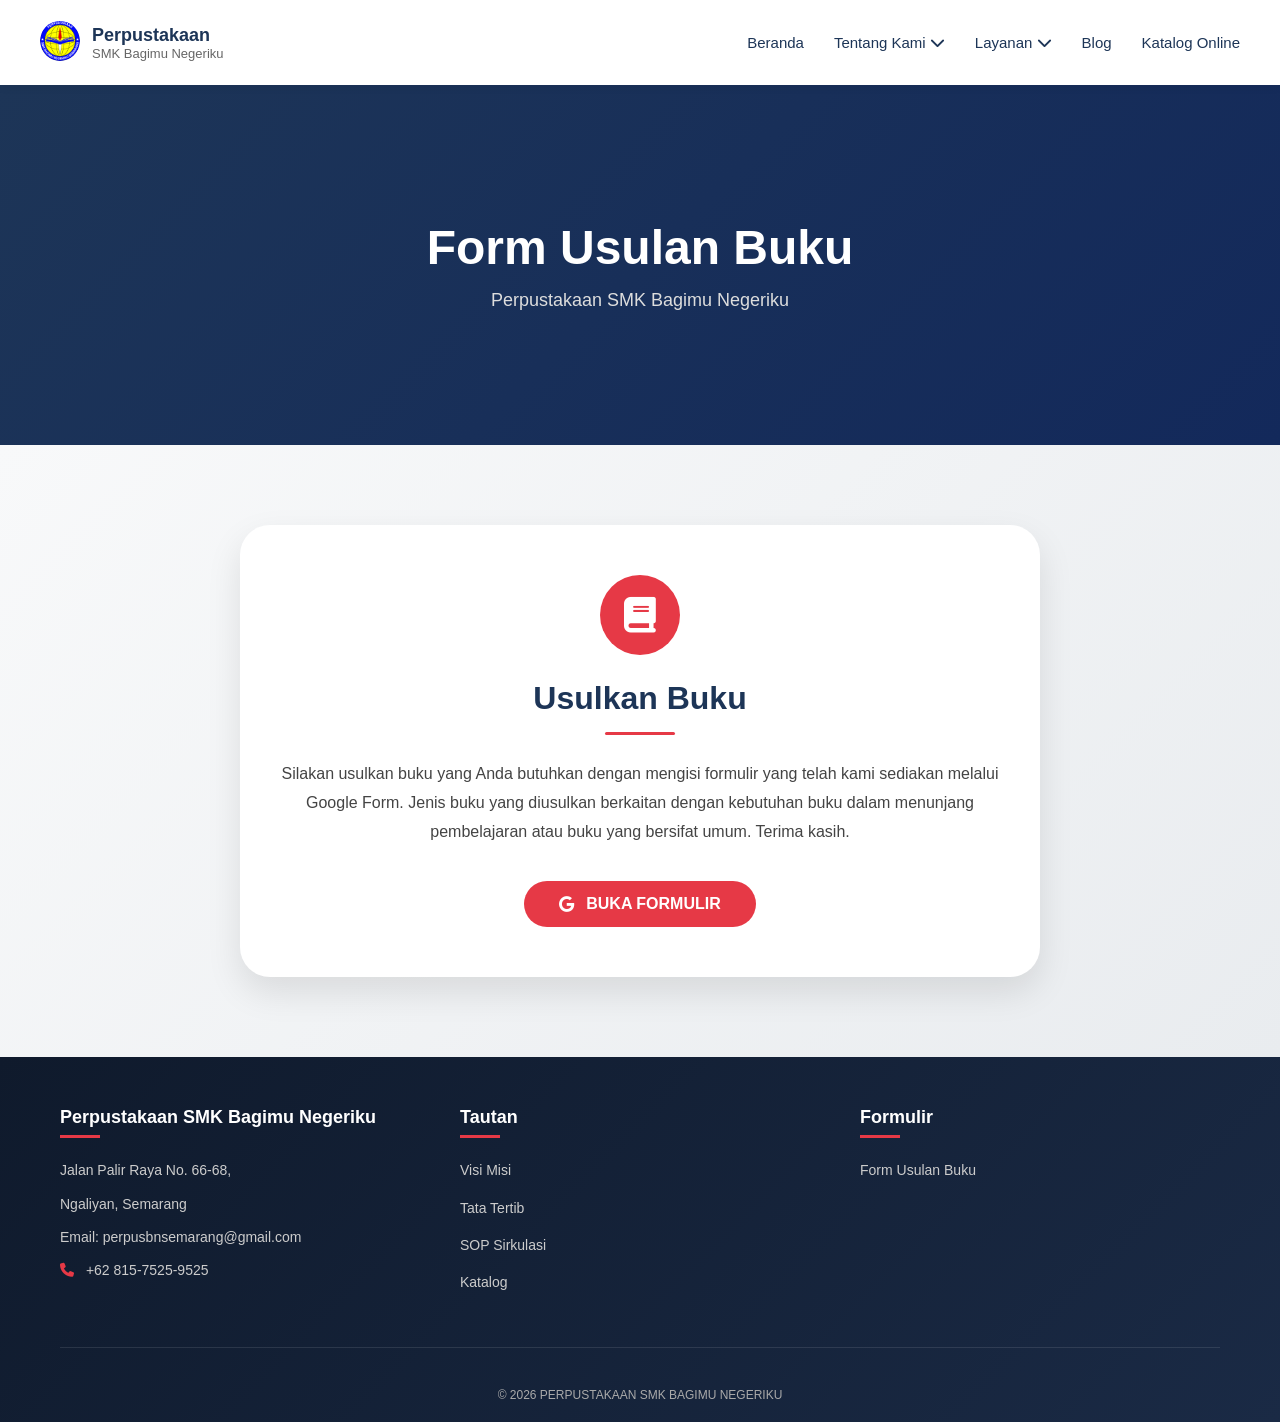
<file: form-usulan.html>
<!DOCTYPE html>
<html lang="id">
<head>
    <meta charset="UTF-8">
    <meta name="viewport" content="width=device-width, initial-scale=1.0">
    <title>Form Usulan Buku - Perpustakaan SMK Bagimu Negeriku</title>
    <link rel="stylesheet" href="style.css">
    <link rel="stylesheet" href="https://cdnjs.cloudflare.com/ajax/libs/font-awesome/6.5.1/css/all.min.css">
</head>
<body>

    <header>
        <nav class="navbar">
            <div class="logo">
                <div class="logo-image">
                    <img src="[data-uri]" alt="Logo Perpustakaan">
                </div>
                <div class="logo-text">
                    <h2>Perpustakaan</h2>
                    <p>SMK Bagimu Negeriku</p>
                </div>
            </div>
            <ul class="nav-links">
                <li><a href="index.html">Beranda</a></li>
                <li class="dropdown">
                    <a href="#">Tentang Kami <i class="fas fa-chevron-down"></i></a>
                    <ul class="dropdown-menu">
                        <li><a href="visi.html">Visi Misi</a></li>
                        <li><a href="tata-tertib.html">Tata Tertib</a></li>
                    </ul>
                </li>
                <li class="dropdown">
                    <a href="#">Layanan <i class="fas fa-chevron-down"></i></a>
                    <ul class="dropdown-menu">
                        <li><a href="sop-sirkulasi.html">SOP Sirkulasi</a></li>
                        <li><a href="form-usulan.html">Form Usulan Buku</a></li>
                    </ul>
                </li>
                    <ul class="dropdown-menu">
                        <li><a href="#">E-Book</a></li>
                        <li><a href="#">Sumber Belajar</a></li>
                    </ul>
                </li>
                <li><a href="blog.html">Blog</a></li>
                <li><a href="katalog.html">Katalog Online</a></li>
            </ul>
        </nav>
    </header>

    <section class="page-hero">
        <div class="page-hero-content">
            <h1>Form Usulan Buku</h1>
            <p>Perpustakaan SMK Bagimu Negeriku</p>
        </div>
    </section>

    <section class="form-usulan-page">
        <div class="container">
            <div class="form-card">
                <div class="form-icon">
                    <i class="fa-solid fa-book"></i>
                </div>
                <h2>Usulkan Buku</h2>
                <div class="garis"></div>
                <p>Silakan usulkan buku yang Anda butuhkan dengan mengisi formulir yang telah kami sediakan melalui Google Form. Jenis buku yang diusulkan berkaitan dengan kebutuhan buku dalam menunjang pembelajaran atau buku yang bersifat umum. Terima kasih.</p>
                <!-- Link Google Form asli sudah dimasukkan di sini -->
                <a href="https://docs.google.com/forms/d/e/1FAIpQLScyfXgvD94ANTp7q0CpBCWca0jVC5wsk3QKGFiZ2PPR3LD4jw/viewform" target="_blank" class="form-submit-btn">
                    <i class="fa-brands fa-google"></i> BUKA FORMULIR
                </a>
            </div>
        </div>
    </section>

<!-- ========== FOOTER ========== -->
<footer class="footer">
    <div class="footer-container">
        <div class="footer-col">
            <h3>Perpustakaan SMK Bagimu Negeriku</h3>
            <p>Jalan Palir Raya No. 66-68,</p>
            <p>Ngaliyan, Semarang</p>
            <p>Email: perpusbnsemarang@gmail.com</p>
            <p><i class="fas fa-phone"></i> +62 815-7525-9525</p>
        </div>

        <div class="footer-col">
            <h3>Tautan</h3>
            <ul>
                <li><a href="visi.html">Visi Misi</a></li>
                <li><a href="tata-tertib.html">Tata Tertib</a></li>
                <li><a href="sop-sirkulasi.html">SOP Sirkulasi</a></li>
                <li><a href="katalog.html">Katalog</a></li>
            </ul>
        </div>

        <div class="footer-col">
            <h3>Formulir</h3>
            <ul>
                <li><a href="form-usulan.html">Form Usulan Buku</a></li>
            </ul>
        </div>
    </div>

    <div class="footer-bottom">
        <p>&copy; 2026 PERPUSTAKAAN SMK BAGIMU NEGERIKU</p>
    </div>
</footer>

    <button onclick="topFunction()" id="backToTop">↑</button>
    <script src="script.js"></script>
</body>
</html>
</file>
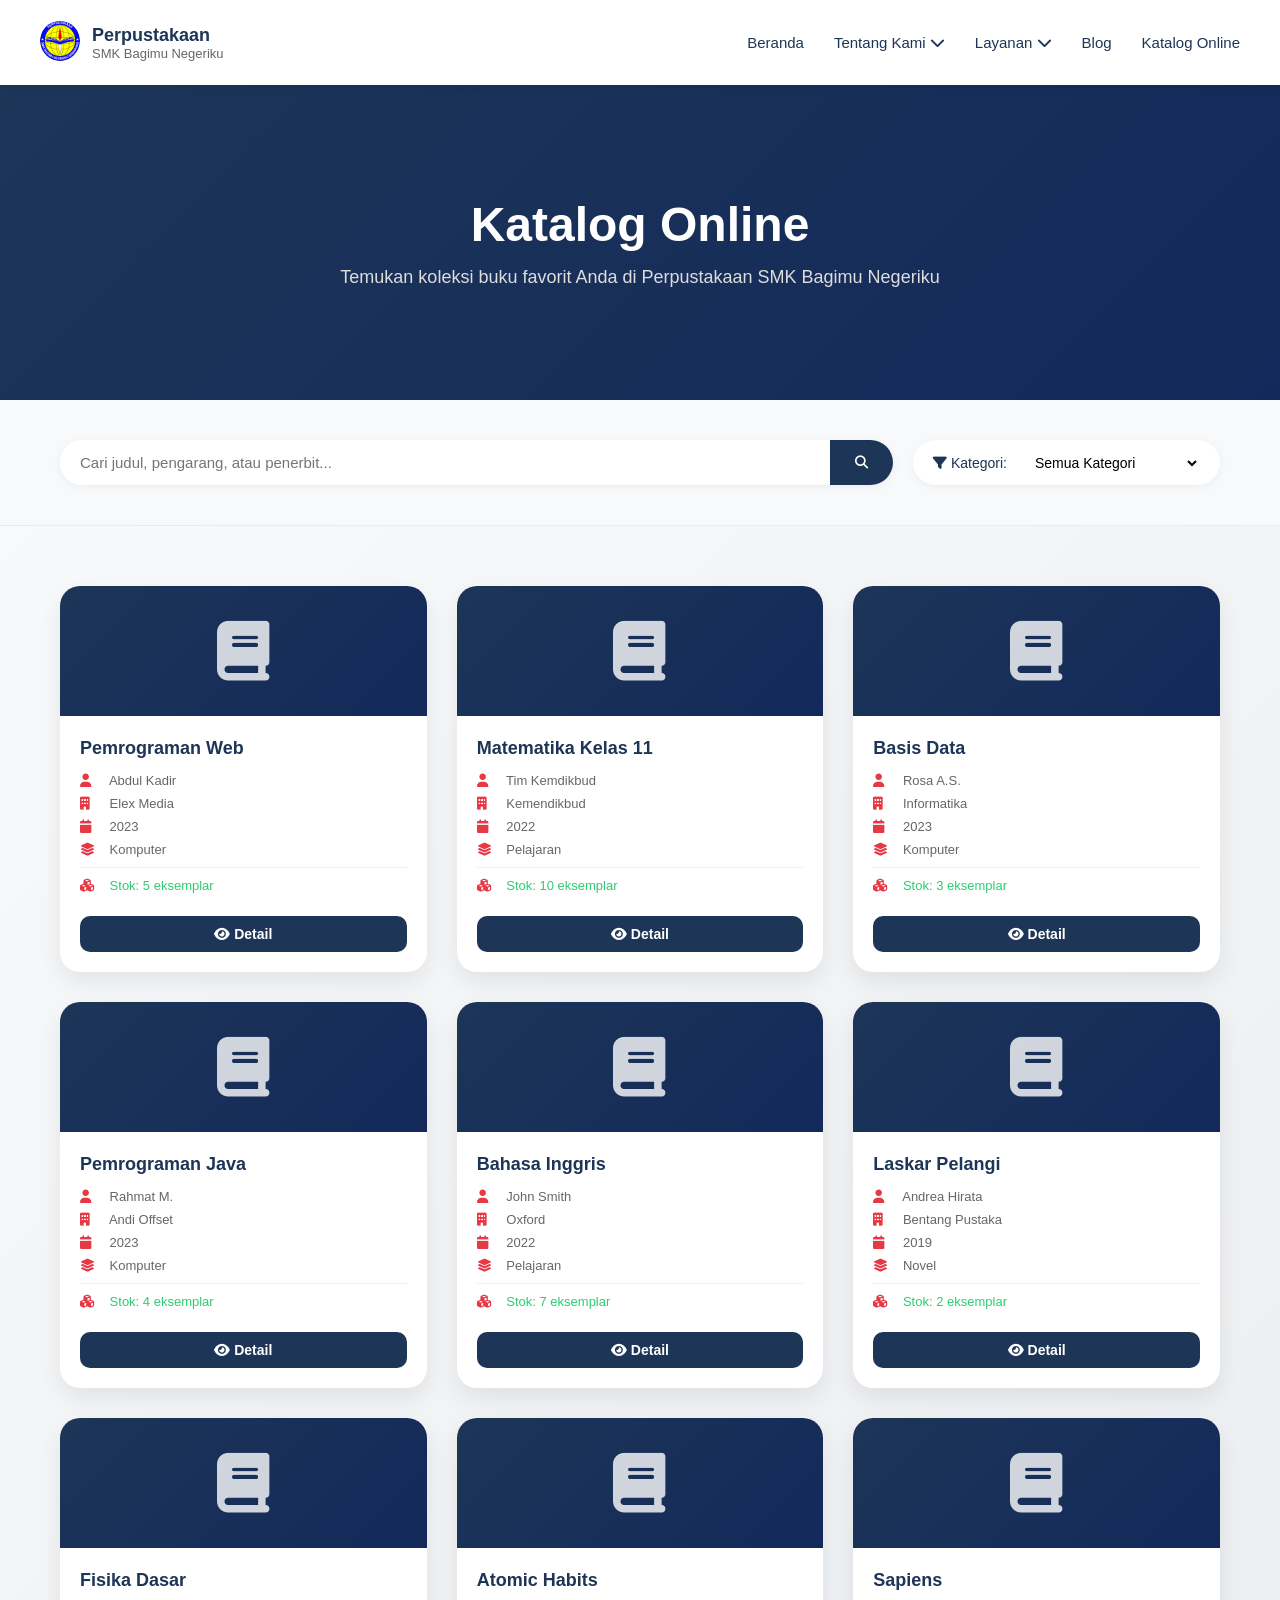
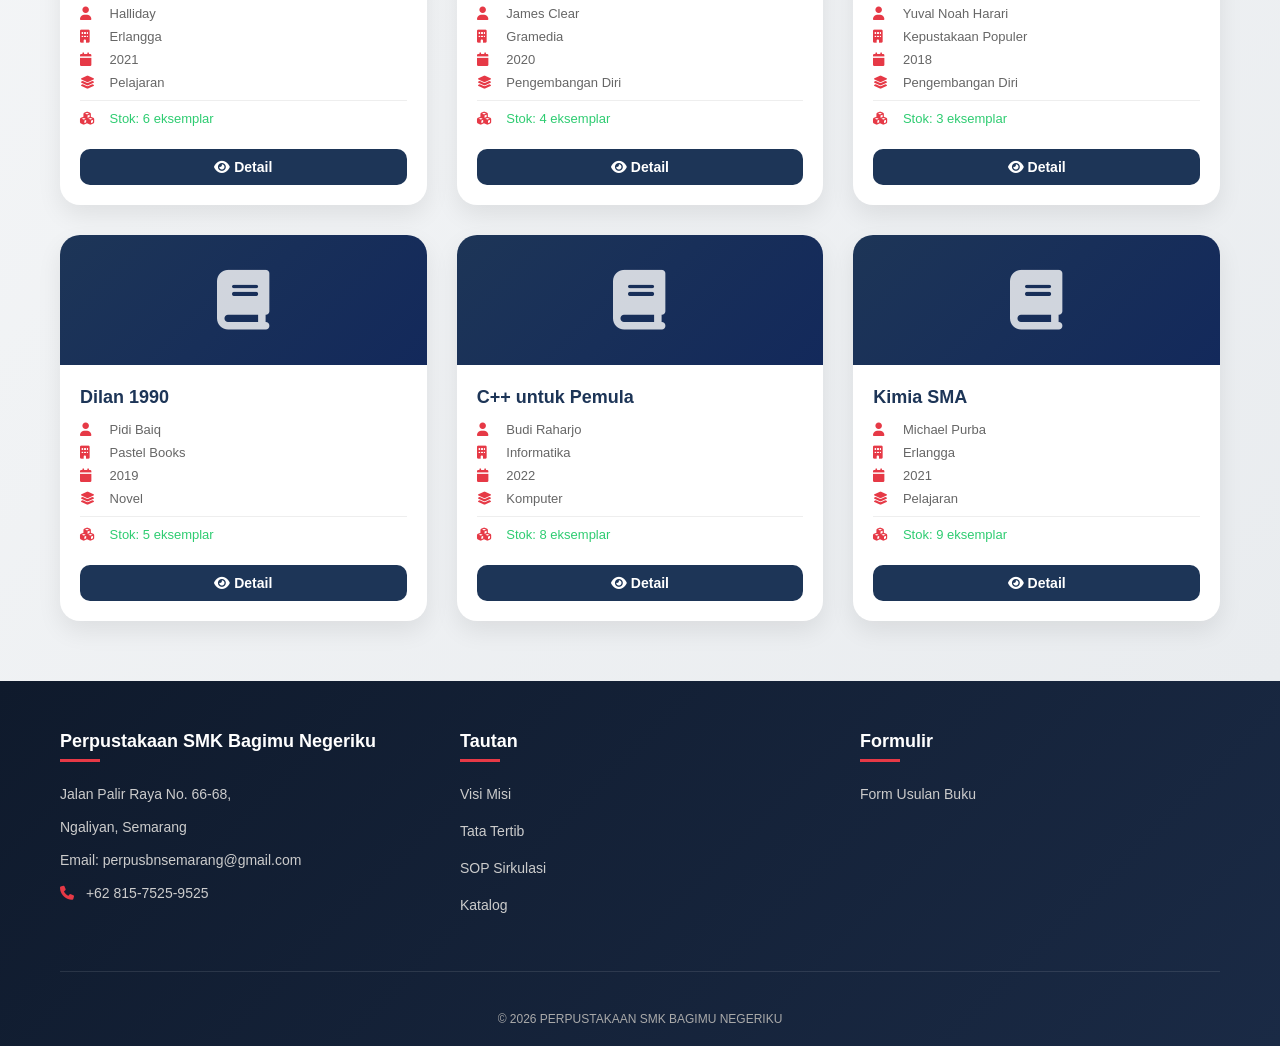
<file: katalog.html>
<!DOCTYPE html>
<html lang="id">
<head>
    <meta charset="UTF-8">
    <meta name="viewport" content="width=device-width, initial-scale=1.0">
    <title>Katalog Online - Perpustakaan SMK Bagimu Negeriku</title>
    <link rel="stylesheet" href="style.css">
    <link rel="stylesheet" href="https://cdnjs.cloudflare.com/ajax/libs/font-awesome/6.5.1/css/all.min.css">
</head>
<body>

    <!-- ========== NAVBAR ========== -->
    <header>
        <nav class="navbar">
            <!-- LOGO (pakai URL gambar biar aman) -->
            <div class="logo">
                <div class="logo-image">
                    <img src="[data-uri]" alt="Logo Perpustakaan">
                </div>
                <div class="logo-text">
                    <h2>Perpustakaan</h2>
                    <p>SMK Bagimu Negeriku</p>
                </div>
            </div>
            <ul class="nav-links">
                <li><a href="index.html">Beranda</a></li>
                <li class="dropdown">
                    <a href="#">Tentang Kami <i class="fas fa-chevron-down"></i></a>
                    <ul class="dropdown-menu">
                        <li><a href="visi.html">Visi Misi</a></li>
                        <li><a href="tata-tertib.html">Tata Tertib</a></li>
                    </ul>
                </li>
                <li class="dropdown">
                    <a href="#">Layanan <i class="fas fa-chevron-down"></i></a>
                    <ul class="dropdown-menu">
                        <li><a href="sop-sirkulasi.html">SOP Sirkulasi</a></li>
                        <li><a href="form-usulan.html">Form Usulan Buku</a></li>
                    </ul>
                </li>
                <li><a href="blog.html">Blog</a></li>
                <li><a href="katalog.html">Katalog Online</a></li>
            </ul>
        </nav>
    </header>

    <!-- ========== HERO KATALOG ========== -->
    <section class="katalog-hero">
        <div class="katalog-hero-content">
            <h1>Katalog Online</h1>
            <p>Temukan koleksi buku favorit Anda di Perpustakaan SMK Bagimu Negeriku</p>
        </div>
    </section>

    <!-- ========== SEARCH & FILTER ========== -->
    <section class="katalog-search-section">
        <div class="katalog-search-container">
            <div class="search-box-katalog">
                <input type="text" id="searchKatalog" placeholder="Cari judul, pengarang, atau penerbit...">
                <button onclick="searchBooks()"><i class="fa-solid fa-search"></i></button>
            </div>
            <div class="filter-box">
                <label><i class="fa-solid fa-filter"></i> Kategori:</label>
                <select id="filterKategori" onchange="filterByCategory()">
                    <option value="semua">Semua Kategori</option>
                    <option value="Komputer">Komputer & Teknologi</option>
                    <option value="Pelajaran">Buku Pelajaran</option>
                    <option value="Novel">Novel & Fiksi</option>
                    <option value="Pengembangan Diri">Pengembangan Diri</option>
                </select>
            </div>
        </div>
    </section>

    <!-- ========== GRID BUKU ========== -->
    <section class="katalog-grid-section">
        <div class="katalog-container">
            <div class="katalog-grid" id="katalogGrid">
                <!-- Buku akan dimuat oleh JavaScript -->
            </div>
        </div>
    </section>

    <!-- ========== MODAL DETAIL BUKU ========== -->
    <div id="bookModal" class="modal">
        <div class="modal-content">
            <span class="modal-close" onclick="closeModal()">&times;</span>
            <div id="modalBody"></div>
        </div>
    </div>

<!-- ========== FOOTER ========== -->
<footer class="footer">
    <div class="footer-container">
        <div class="footer-col">
            <h3>Perpustakaan SMK Bagimu Negeriku</h3>
            <p>Jalan Palir Raya No. 66-68,</p>
            <p>Ngaliyan, Semarang</p>
            <p>Email: perpusbnsemarang@gmail.com</p>
            <p><i class="fas fa-phone"></i> +62 815-7525-9525</p>
        </div>

        <div class="footer-col">
            <h3>Tautan</h3>
            <ul>
                <li><a href="visi.html">Visi Misi</a></li>
                <li><a href="tata-tertib.html">Tata Tertib</a></li>
                <li><a href="sop-sirkulasi.html">SOP Sirkulasi</a></li>
                <li><a href="katalog.html">Katalog</a></li>
            </ul>
        </div>

        <div class="footer-col">
            <h3>Formulir</h3>
            <ul>
                <li><a href="form-usulan.html">Form Usulan Buku</a></li>
            </ul>
        </div>
    </div>

    <div class="footer-bottom">
        <p>&copy; 2026 PERPUSTAKAAN SMK BAGIMU NEGERIKU</p>
    </div>
</footer>

    <button onclick="topFunction()" id="backToTop">↑</button>

    <script>
        // Data Koleksi Buku
        const koleksiBuku = [
            { id: 1, judul: "Pemrograman Web", pengarang: "Abdul Kadir", penerbit: "Elex Media", tahun: "2023", kategori: "Komputer", stok: 5, sinopsis: "Buku ini membahas tentang pemrograman web dari dasar hingga mahir menggunakan HTML, CSS, JavaScript, dan PHP.", halaman: 350, rak: "Rak A-01" },
            { id: 2, judul: "Matematika Kelas 11", pengarang: "Tim Kemdikbud", penerbit: "Kemendikbud", tahun: "2022", kategori: "Pelajaran", stok: 10, sinopsis: "Buku pelajaran matematika untuk SMA/MA kelas XI Kurikulum Merdeka.", halaman: 280, rak: "Rak B-03" },
            { id: 3, judul: "Basis Data", pengarang: "Rosa A.S.", penerbit: "Informatika", tahun: "2023", kategori: "Komputer", stok: 3, sinopsis: "Materi lengkap tentang perancangan dan implementasi basis data menggunakan MySQL.", halaman: 420, rak: "Rak A-02" },
            { id: 4, judul: "Pemrograman Java", pengarang: "Rahmat M.", penerbit: "Andi Offset", tahun: "2023", kategori: "Komputer", stok: 4, sinopsis: "Belajar pemrograman Java dari nol hingga mahir dengan studi kasus.", halaman: 380, rak: "Rak A-01" },
            { id: 5, judul: "Bahasa Inggris", pengarang: "John Smith", penerbit: "Oxford", tahun: "2022", kategori: "Pelajaran", stok: 7, sinopsis: "Buku pembelajaran bahasa Inggris untuk tingkat menengah.", halaman: 200, rak: "Rak B-02" },
            { id: 6, judul: "Laskar Pelangi", pengarang: "Andrea Hirata", penerbit: "Bentang Pustaka", tahun: "2019", kategori: "Novel", stok: 2, sinopsis: "Kisah inspiratif tentang perjuangan anak-anak Belitung dalam meraih pendidikan.", halaman: 529, rak: "Rak C-01" },
            { id: 7, judul: "Fisika Dasar", pengarang: "Halliday", penerbit: "Erlangga", tahun: "2021", kategori: "Pelajaran", stok: 6, sinopsis: "Buku fisika dasar untuk mahasiswa dan pelajar tingkat lanjut.", halaman: 650, rak: "Rak B-01" },
            { id: 8, judul: "Atomic Habits", pengarang: "James Clear", penerbit: "Gramedia", tahun: "2020", kategori: "Pengembangan Diri", stok: 4, sinopsis: "Perubahan kecil yang memberikan hasil luar biasa dalam hidup.", halaman: 320, rak: "Rak D-01" },
            { id: 9, judul: "Sapiens", pengarang: "Yuval Noah Harari", penerbit: "Kepustakaan Populer", tahun: "2018", kategori: "Pengembangan Diri", stok: 3, sinopsis: "Riwayat singkat umat manusia dari masa lalu hingga masa depan.", halaman: 520, rak: "Rak D-02" },
            { id: 10, judul: "Dilan 1990", pengarang: "Pidi Baiq", penerbit: "Pastel Books", tahun: "2019", kategori: "Novel", stok: 5, sinopsis: "Kisah cinta khas anak Bandung yang romantis dan lucu.", halaman: 328, rak: "Rak C-01" },
            { id: 11, judul: "C++ untuk Pemula", pengarang: "Budi Raharjo", penerbit: "Informatika", tahun: "2022", kategori: "Komputer", stok: 8, sinopsis: "Panduan praktis belajar pemrograman C++ untuk pemula.", halaman: 300, rak: "Rak A-01" },
            { id: 12, judul: "Kimia SMA", pengarang: "Michael Purba", penerbit: "Erlangga", tahun: "2021", kategori: "Pelajaran", stok: 9, sinopsis: "Buku kimia untuk SMA/MA kelas X, XI, XII.", halaman: 400, rak: "Rak B-03" }
        ];

        let currentBooks = [...koleksiBuku];

        function displayBooks(books) {
            const grid = document.getElementById('katalogGrid');
            if (!grid) return;

            if (books.length === 0) {
                grid.innerHTML = `<div class="no-book"><i class="fa-solid fa-book-open"></i><p>Buku tidak ditemukan. Coba kata kunci lain.</p></div>`;
                return;
            }

            grid.innerHTML = books.map(book => `
                <div class="book-card">
                    <div class="book-cover">
                        <i class="fa-solid fa-book"></i>
                    </div>
                    <div class="book-info">
                        <h3>${book.judul}</h3>
                        <p><i class="fa-solid fa-user"></i> ${book.pengarang}</p>
                        <p><i class="fa-solid fa-building"></i> ${book.penerbit}</p>
                        <p><i class="fa-solid fa-calendar"></i> ${book.tahun}</p>
                        <p><i class="fa-solid fa-layer-group"></i> ${book.kategori}</p>
                        <p class="stok ${book.stok > 0 ? 'tersedia' : 'habis'}"><i class="fa-solid fa-cubes"></i> Stok: ${book.stok} eksemplar</p>
                        <button class="detail-btn" onclick="showDetail(${book.id})"><i class="fa-solid fa-eye"></i> Detail</button>
                    </div>
                </div>
            `).join('');
        }

        function searchBooks() {
            const keyword = document.getElementById('searchKatalog').value.toLowerCase();
            const category = document.getElementById('filterKategori').value;
            
            let hasil = koleksiBuku.filter(book => {
                const matchKeyword = book.judul.toLowerCase().includes(keyword) ||
                                    book.pengarang.toLowerCase().includes(keyword) ||
                                    book.penerbit.toLowerCase().includes(keyword);
                const matchCategory = category === 'semua' || book.kategori === category;
                return matchKeyword && matchCategory;
            });
            
            currentBooks = hasil;
            displayBooks(hasil);
        }

        function filterByCategory() {
            const category = document.getElementById('filterKategori').value;
            const keyword = document.getElementById('searchKatalog').value.toLowerCase();
            
            let hasil = koleksiBuku.filter(book => {
                const matchKeyword = keyword === '' || book.judul.toLowerCase().includes(keyword) ||
                                    book.pengarang.toLowerCase().includes(keyword) ||
                                    book.penerbit.toLowerCase().includes(keyword);
                const matchCategory = category === 'semua' || book.kategori === category;
                return matchKeyword && matchCategory;
            });
            
            currentBooks = hasil;
            displayBooks(hasil);
        }

        function showDetail(id) {
            const book = koleksiBuku.find(b => b.id === id);
            if (!book) return;
            
            const modal = document.getElementById('bookModal');
            const modalBody = document.getElementById('modalBody');
            
            modalBody.innerHTML = `
                <div class="modal-book">
                    <div class="modal-cover">
                        <i class="fa-solid fa-book-open"></i>
                    </div>
                    <div class="modal-info">
                        <h2>${book.judul}</h2>
                        <p><strong><i class="fa-solid fa-user"></i> Pengarang:</strong> ${book.pengarang}</p>
                        <p><strong><i class="fa-solid fa-building"></i> Penerbit:</strong> ${book.penerbit}</p>
                        <p><strong><i class="fa-solid fa-calendar"></i> Tahun:</strong> ${book.tahun}</p>
                        <p><strong><i class="fa-solid fa-layer-group"></i> Kategori:</strong> ${book.kategori}</p>
                        <p><strong><i class="fa-solid fa-cubes"></i> Stok:</strong> ${book.stok} eksemplar</p>
                        <p><strong><i class="fa-solid fa-location-dot"></i> Lokasi Rak:</strong> ${book.rak}</p>
                        <p><strong><i class="fa-solid fa-file-lines"></i> Jumlah Halaman:</strong> ${book.halaman} halaman</p>
                        <p><strong><i class="fa-solid fa-align-left"></i> Sinopsis:</strong> ${book.sinopsis}</p>
                        <button class="pinjam-modal-btn" onclick="alert('Fungsi peminjaman sedang dalam pengembangan. Silakan datang ke perpustakaan.')"><i class="fa-solid fa-hand-holding-heart"></i> Pinjam Buku Ini</button>
                    </div>
                </div>
            `;
            
            modal.style.display = 'block';
        }

        function closeModal() {
            document.getElementById('bookModal').style.display = 'none';
        }

        window.onclick = function(event) {
            const modal = document.getElementById('bookModal');
            if (event.target === modal) {
                modal.style.display = 'none';
            }
        }

        // Event listener untuk search input (real-time)
        document.addEventListener('DOMContentLoaded', () => {
            displayBooks(koleksiBuku);
            
            const searchInput = document.getElementById('searchKatalog');
            if (searchInput) {
                searchInput.addEventListener('keyup', searchBooks);
            }
        });

        function topFunction() {
            window.scrollTo({ top: 0, behavior: 'smooth' });
        }

        window.onscroll = function() {
            let btn = document.getElementById('backToTop');
            if (btn) {
                if (document.body.scrollTop > 300 || document.documentElement.scrollTop > 300) {
                    btn.style.display = 'block';
                } else {
                    btn.style.display = 'none';
                }
            }
        };
    </script>
    <script src="script.js"></script>
</body>
</html>
</file>
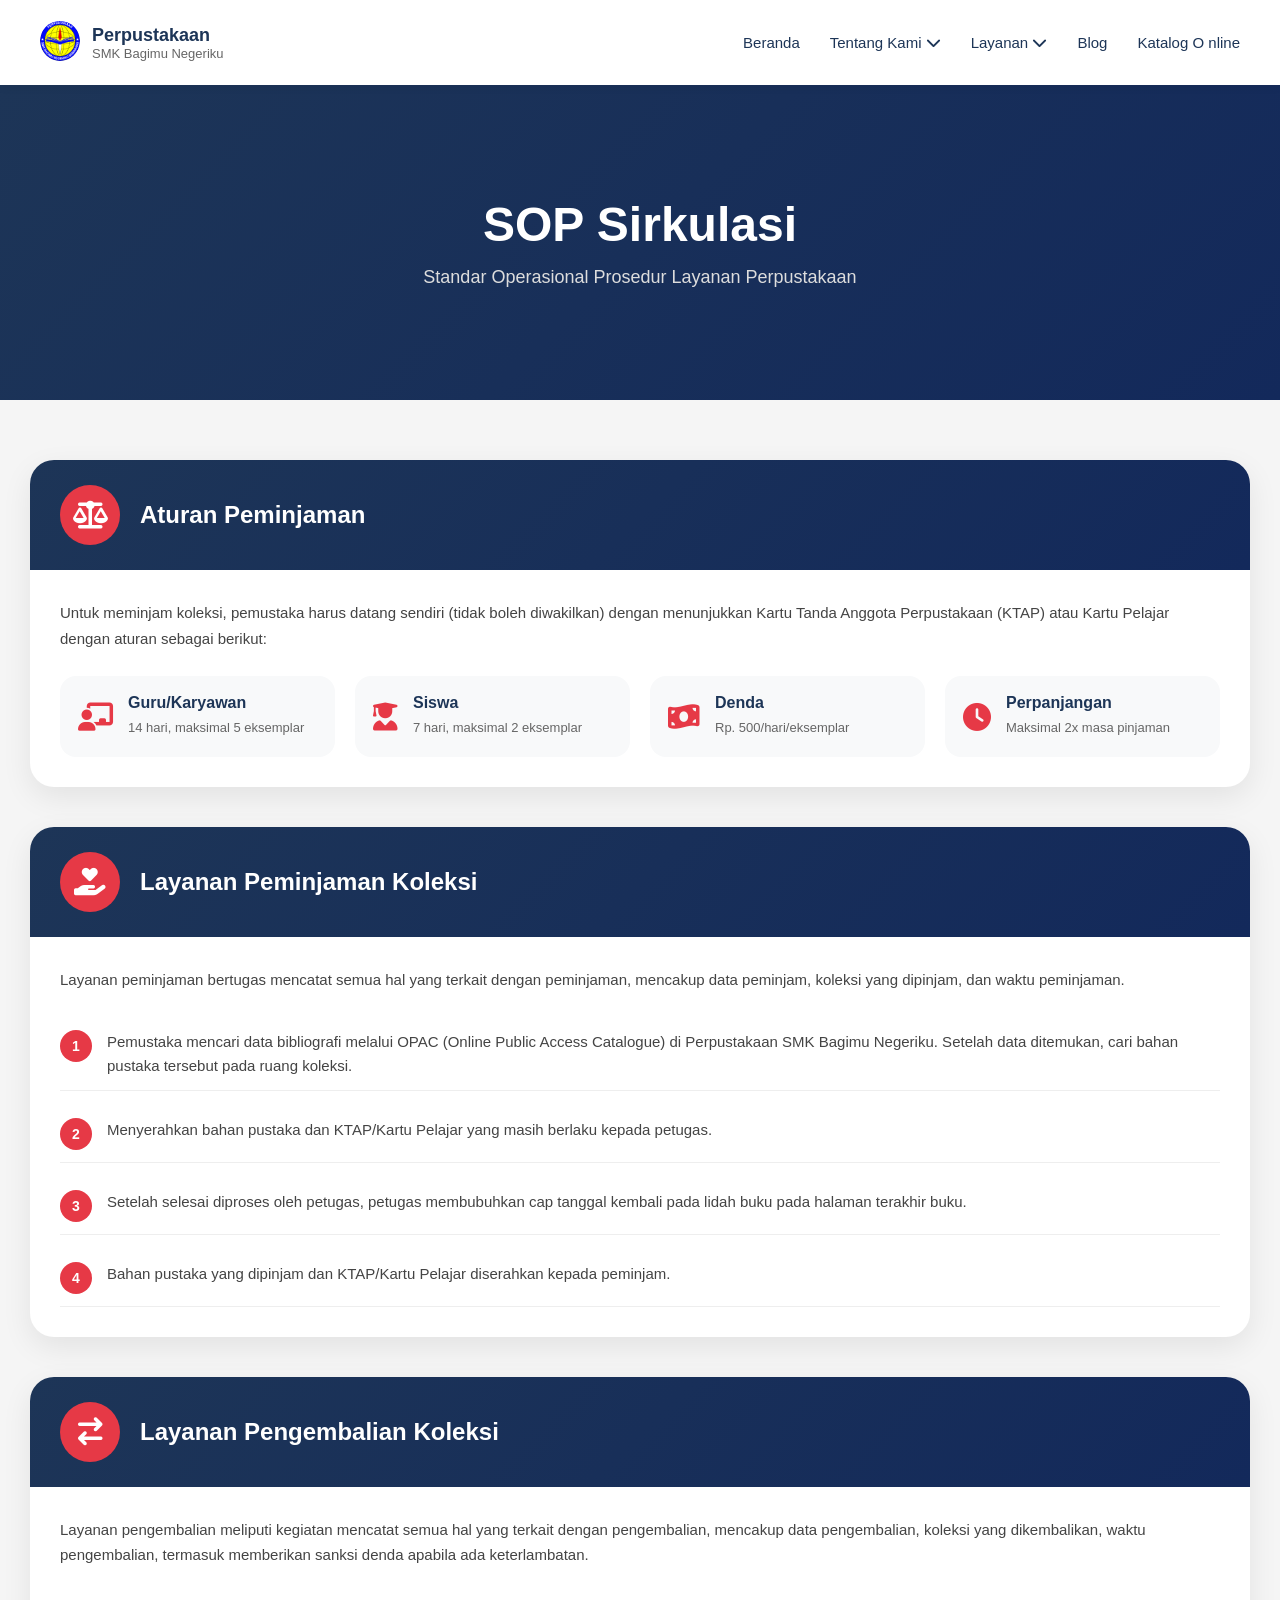
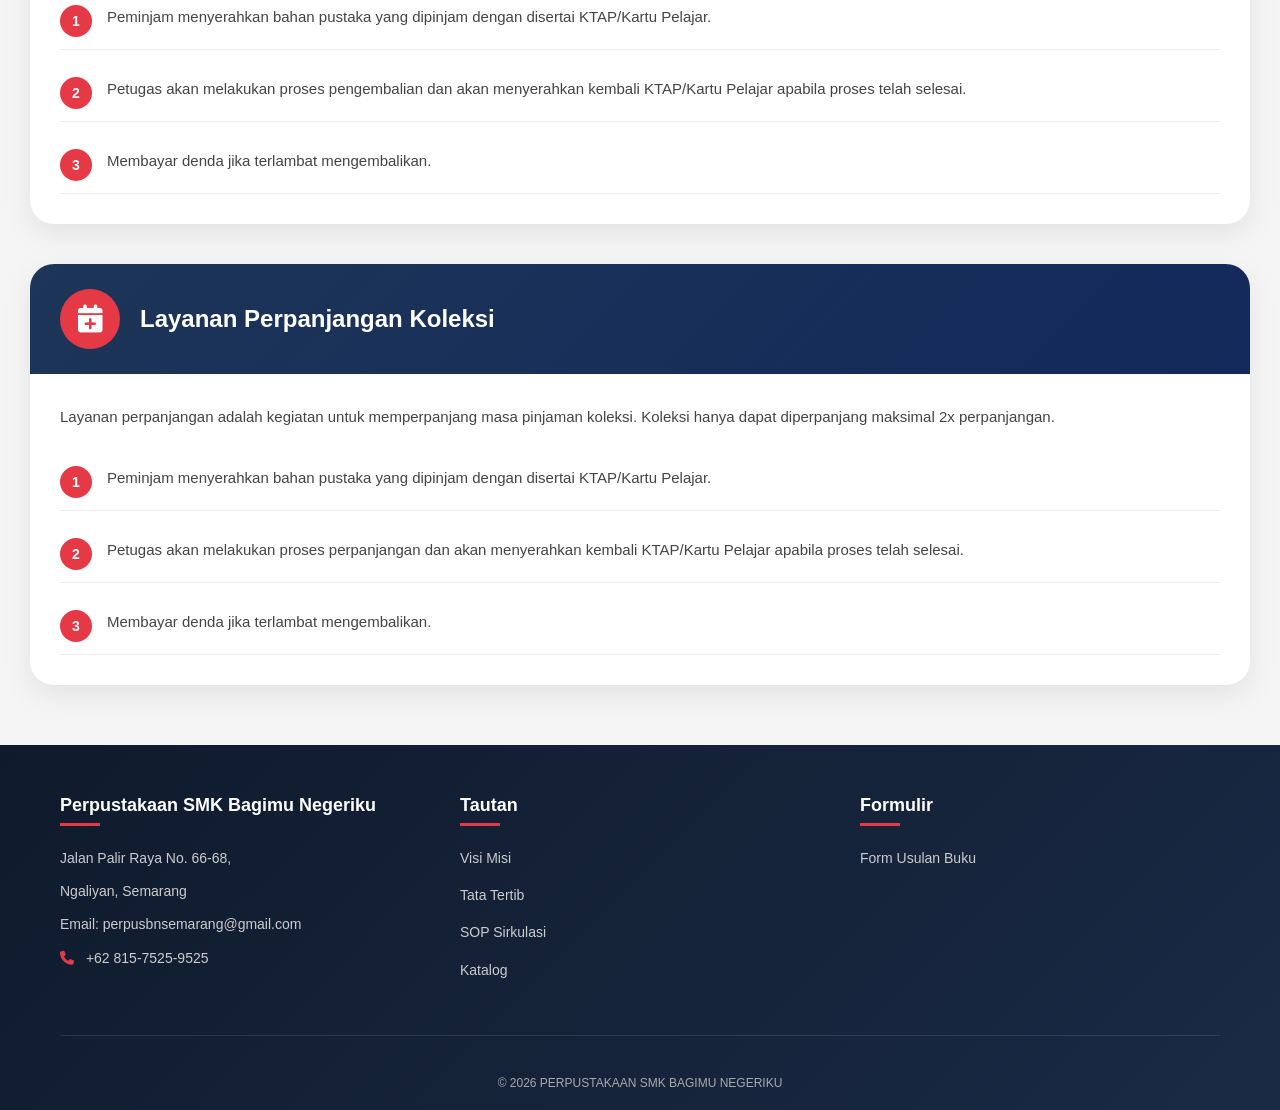
<file: sop-sirkulasi.html>
<!DOCTYPE html>
<html lang="id">
<head>
    <meta charset="UTF-8">
    <meta name="viewport" content="width=device-width, initial-scale=1.0">
    <title>SOP Sirkulasi - Perpustakaan SMK Bagimu Negeriku</title>
    <link rel="stylesheet" href="style.css">
    <link rel="stylesheet" href="https://cdnjs.cloudflare.com/ajax/libs/font-awesome/6.5.1/css/all.min.css">
</head>
<body>

    <!-- ========== NAVBAR ========== -->
    <header>
        <nav class="navbar">
            <div class="logo">
                <div class="logo-image">
                    <img src="[data-uri]" alt="Logo Perpustakaan">
                </div>
                <div class="logo-text">
                    <h2>Perpustakaan</h2>
                    <p>SMK Bagimu Negeriku</p>
                </div>
            </div>

            <ul class="nav-links">
                <li><a href="index.html">Beranda</a></li>
                <li class="dropdown">
                    <a href="#">Tentang Kami <i class="fas fa-chevron-down"></i></a>
                    <ul class="dropdown-menu">
                        <li><a href="visi.html">Visi Misi</a></li>
                        <li><a href="tata-tertib.html">Tata Tertib</a></li>
                    </ul>
                </li>
                <li class="dropdown">
                    <a href="#">Layanan <i class="fas fa-chevron-down"></i></a>
                    <ul class="dropdown-menu">
                        <li><a href="sop-sirkulasi.html">SOP Sirkulasi</a></li>
                        <li><a href="form-usulan.html">Form Usulan Buku</a></li>
                    </ul>
                </li>
                    <ul class="dropdown-menu">
                        <li><a href="#">E-Book</a></li>
                        <li><a href="#">Sumber Belajar</a></li>
                    </ul>
                </li>
                <li><a href="blog.html">Blog</a></li>
                <li><a href="katalog.html">Katalog O   nline</a></li>
            </ul>
        </nav>
    </header>

    <!-- ========== HERO SOP ========== -->
    <section class="sop-hero">
        <div class="sop-hero-content">
            <h1>SOP Sirkulasi</h1>
            <p>Standar Operasional Prosedur Layanan Perpustakaan</p>
        </div>
    </section>

    <!-- ========== CONTENT SOP ========== -->
    <div class="sop-wrapper">
        <!-- Aturan Peminjaman -->
        <div class="sop-card-large">
            <div class="sop-card-header">
                <div class="sop-icon-large">
                    <i class="fa-solid fa-scale-balanced"></i>
                </div>
                <h2>Aturan Peminjaman</h2>
            </div>
            <div class="sop-card-body">
                <p>Untuk meminjam koleksi, pemustaka harus datang sendiri (tidak boleh diwakilkan) dengan menunjukkan Kartu Tanda Anggota Perpustakaan (KTAP) atau Kartu Pelajar dengan aturan sebagai berikut:</p>
                <div class="aturan-grid">
                    <div class="aturan-item">
                        <i class="fa-solid fa-chalkboard-user"></i>
                        <div>
                            <h4>Guru/Karyawan</h4>
                            <p>14 hari, maksimal 5 eksemplar</p>
                        </div>
                    </div>
                    <div class="aturan-item">
                        <i class="fa-solid fa-user-graduate"></i>
                        <div>
                            <h4>Siswa</h4>
                            <p>7 hari, maksimal 2 eksemplar</p>
                        </div>
                    </div>
                    <div class="aturan-item">
                        <i class="fa-solid fa-money-bill-wave"></i>
                        <div>
                            <h4>Denda</h4>
                            <p>Rp. 500/hari/eksemplar</p>
                        </div>
                    </div>
                    <div class="aturan-item">
                        <i class="fa-solid fa-clock"></i>
                        <div>
                            <h4>Perpanjangan</h4>
                            <p>Maksimal 2x masa pinjaman</p>
                        </div>
                    </div>
                </div>
            </div>
        </div>

        <!-- Layanan Peminjaman -->
        <div class="sop-card-large">
            <div class="sop-card-header">
                <div class="sop-icon-large">
                    <i class="fa-solid fa-hand-holding-heart"></i>
                </div>
                <h2>Layanan Peminjaman Koleksi</h2>
            </div>
            <div class="sop-card-body">
                <p>Layanan peminjaman bertugas mencatat semua hal yang terkait dengan peminjaman, mencakup data peminjam, koleksi yang dipinjam, dan waktu peminjaman.</p>
                <div class="prosedur-list">
                    <div class="prosedur-step">
                        <div class="step-number">1</div>
                        <div class="step-text">Pemustaka mencari data bibliografi melalui OPAC (Online Public Access Catalogue) di Perpustakaan SMK Bagimu Negeriku. Setelah data ditemukan, cari bahan pustaka tersebut pada ruang koleksi.</div>
                    </div>
                    <div class="prosedur-step">
                        <div class="step-number">2</div>
                        <div class="step-text">Menyerahkan bahan pustaka dan KTAP/Kartu Pelajar yang masih berlaku kepada petugas.</div>
                    </div>
                    <div class="prosedur-step">
                        <div class="step-number">3</div>
                        <div class="step-text">Setelah selesai diproses oleh petugas, petugas membubuhkan cap tanggal kembali pada lidah buku pada halaman terakhir buku.</div>
                    </div>
                    <div class="prosedur-step">
                        <div class="step-number">4</div>
                        <div class="step-text">Bahan pustaka yang dipinjam dan KTAP/Kartu Pelajar diserahkan kepada peminjam.</div>
                    </div>
                </div>
            </div>
        </div>

        <!-- Layanan Pengembalian -->
        <div class="sop-card-large">
            <div class="sop-card-header">
                <div class="sop-icon-large">
                    <i class="fa-solid fa-arrow-right-arrow-left"></i>
                </div>
                <h2>Layanan Pengembalian Koleksi</h2>
            </div>
            <div class="sop-card-body">
                <p>Layanan pengembalian meliputi kegiatan mencatat semua hal yang terkait dengan pengembalian, mencakup data pengembalian, koleksi yang dikembalikan, waktu pengembalian, termasuk memberikan sanksi denda apabila ada keterlambatan.</p>
                <div class="prosedur-list">
                    <div class="prosedur-step">
                        <div class="step-number">1</div>
                        <div class="step-text">Peminjam menyerahkan bahan pustaka yang dipinjam dengan disertai KTAP/Kartu Pelajar.</div>
                    </div>
                    <div class="prosedur-step">
                        <div class="step-number">2</div>
                        <div class="step-text">Petugas akan melakukan proses pengembalian dan akan menyerahkan kembali KTAP/Kartu Pelajar apabila proses telah selesai.</div>
                    </div>
                    <div class="prosedur-step">
                        <div class="step-number">3</div>
                        <div class="step-text">Membayar denda jika terlambat mengembalikan.</div>
                    </div>
                </div>
            </div>
        </div>

        <!-- Layanan Perpanjangan -->
        <div class="sop-card-large">
            <div class="sop-card-header">
                <div class="sop-icon-large">
                    <i class="fa-solid fa-calendar-plus"></i>
                </div>
                <h2>Layanan Perpanjangan Koleksi</h2>
            </div>
            <div class="sop-card-body">
                <p>Layanan perpanjangan adalah kegiatan untuk memperpanjang masa pinjaman koleksi. Koleksi hanya dapat diperpanjang maksimal 2x perpanjangan.</p>
                <div class="prosedur-list">
                    <div class="prosedur-step">
                        <div class="step-number">1</div>
                        <div class="step-text">Peminjam menyerahkan bahan pustaka yang dipinjam dengan disertai KTAP/Kartu Pelajar.</div>
                    </div>
                    <div class="prosedur-step">
                        <div class="step-number">2</div>
                        <div class="step-text">Petugas akan melakukan proses perpanjangan dan akan menyerahkan kembali KTAP/Kartu Pelajar apabila proses telah selesai.</div>
                    </div>
                    <div class="prosedur-step">
                        <div class="step-number">3</div>
                        <div class="step-text">Membayar denda jika terlambat mengembalikan.</div>
                    </div>
                </div>
            </div>
        </div>
    </div>

<!-- ========== FOOTER ========== -->
<footer class="footer">
    <div class="footer-container">
        <div class="footer-col">
            <h3>Perpustakaan SMK Bagimu Negeriku</h3>
            <p>Jalan Palir Raya No. 66-68,</p>
            <p>Ngaliyan, Semarang</p>
            <p>Email: perpusbnsemarang@gmail.com</p>
            <p><i class="fas fa-phone"></i> +62 815-7525-9525</p>
        </div>

        <div class="footer-col">
            <h3>Tautan</h3>
            <ul>
                <li><a href="visi.html">Visi Misi</a></li>
                <li><a href="tata-tertib.html">Tata Tertib</a></li>
                <li><a href="sop-sirkulasi.html">SOP Sirkulasi</a></li>
                <li><a href="katalog.html">Katalog</a></li>
            </ul>
        </div>

        <div class="footer-col">
            <h3>Formulir</h3>
            <ul>
                <li><a href="form-usulan.html">Form Usulan Buku</a></li>
            </ul>
        </div>
    </div>

    <div class="footer-bottom">
        <p>&copy; 2026 PERPUSTAKAAN SMK BAGIMU NEGERIKU</p>
    </div>
</footer>

    <button onclick="topFunction()" id="backToTop">↑</button>
    <script src="script.js"></script>
</body>
</html>
</file>
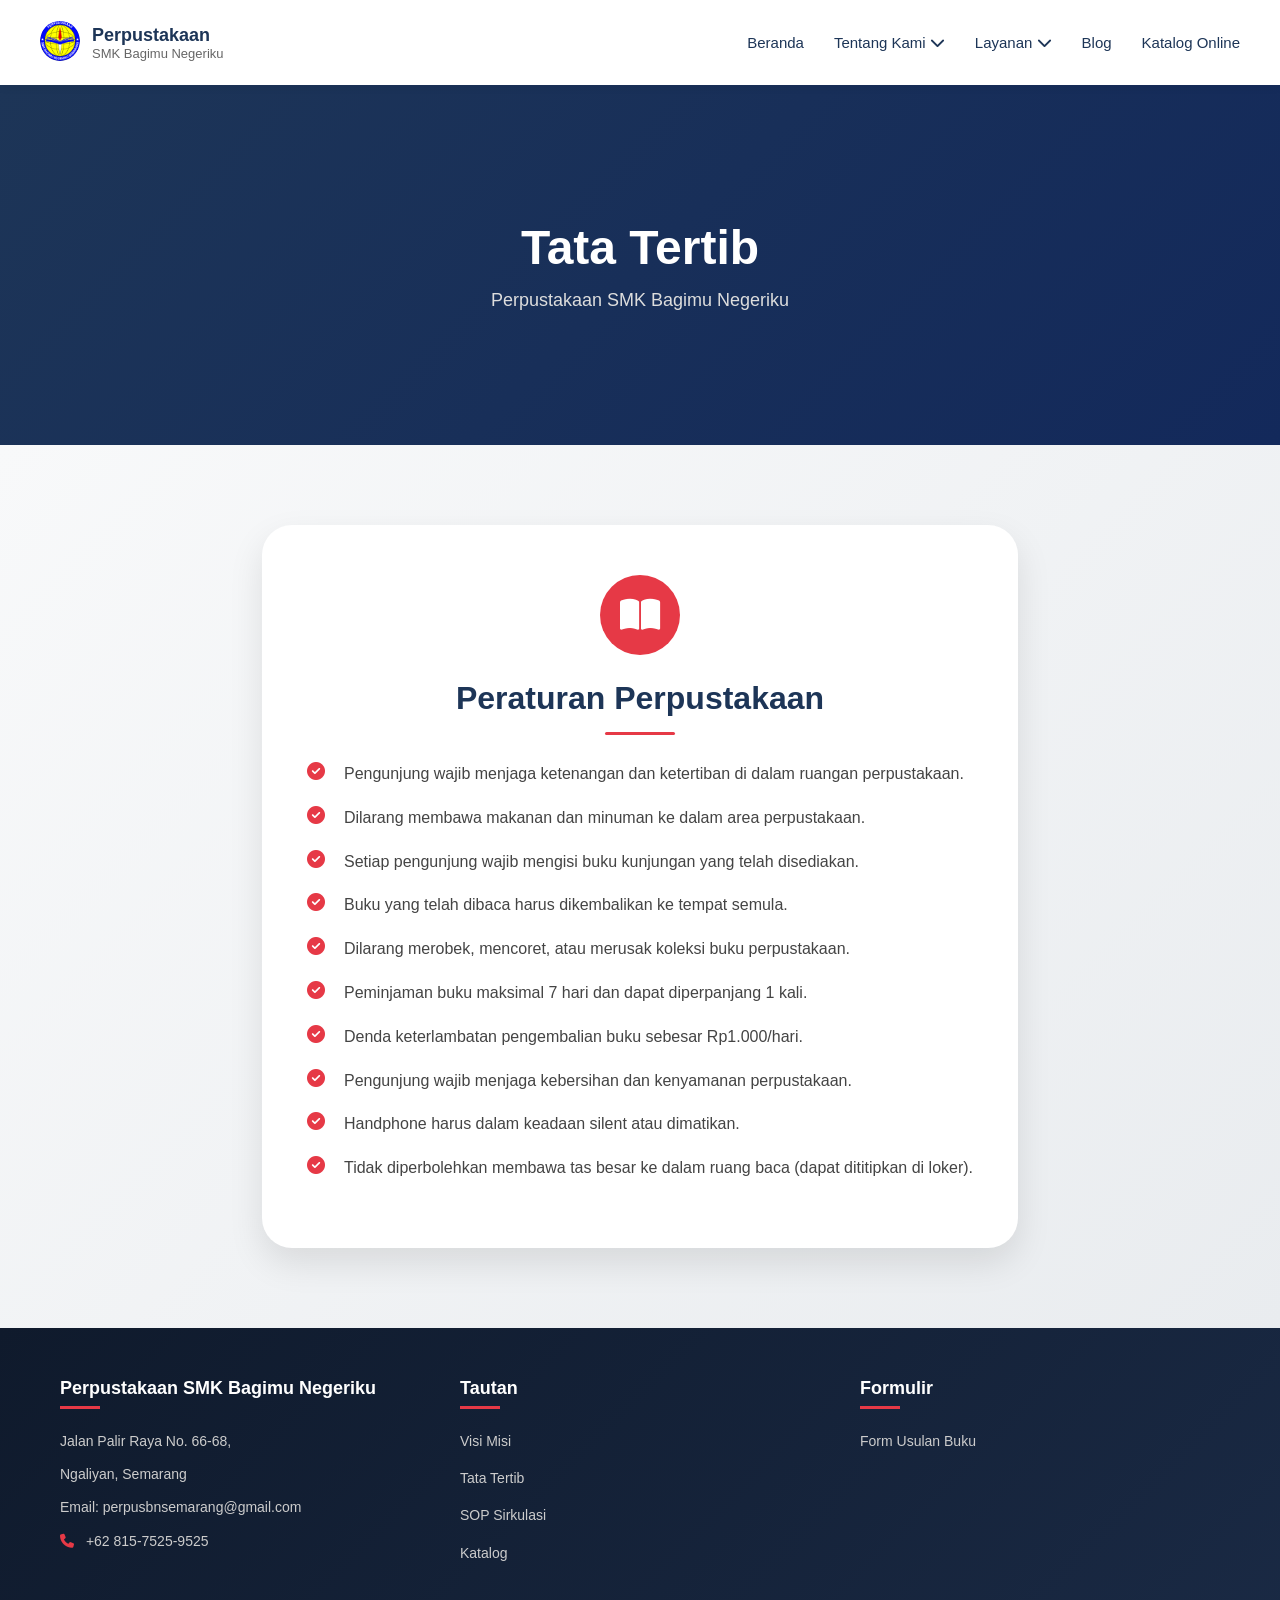
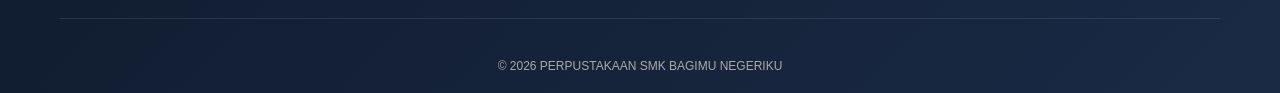
<file: tata-tertib.html>
<!DOCTYPE html>
<html lang="id">
<head>
    <meta charset="UTF-8">
    <meta name="viewport" content="width=device-width, initial-scale=1.0">
    <title>Tata Tertib - Perpustakaan SMK Bagimu Negeriku</title>

    <link rel="stylesheet" href="style.css">
    <link rel="stylesheet" href="https://cdnjs.cloudflare.com/ajax/libs/font-awesome/6.5.1/css/all.min.css">
</head>
<body>

    <!-- ========== NAVBAR ========== -->
    <header>
        <nav class="navbar">

            <!-- LOGO (pakai URL gambar biar aman) -->
            <div class="logo">
                <div class="logo-image">
                    <img src="[data-uri]" alt="Logo Perpustakaan">
                </div>
                <div class="logo-text">
                    <h2>Perpustakaan</h2>
                    <p>SMK Bagimu Negeriku</p>
                </div>
            </div>

            <ul class="nav-links">
                <li><a href="index.html">Beranda</a></li>
                <li class="dropdown">
                    <a href="#">Tentang Kami <i class="fas fa-chevron-down"></i></a>
                    <ul class="dropdown-menu">
                        <a href="visi.html">Visi Misi</a>
                        <li><a href="tata-tertib.html">Tata Tertib</a></li>
                    </ul>
                </li>
                <li class="dropdown">
                    <a href="#">Layanan <i class="fas fa-chevron-down"></i></a>
                    <ul class="dropdown-menu">
                        <li><a href="sop-sirkulasi.html">SOP Sirkulasi</a></li>
                        <li><a href="form-usulan.html">Form Usulan Buku</a></li>
                    </ul>
                </li>
                    <ul class="dropdown-menu">
                        <li><a href="#">E-Book</a></li>
                        <li><a href="#">Sumber Belajar</a></li>
                    </ul>
                </li>
                <li><a href="blog.html">Blog</a></li>
                <li><a href="katalog.html">Katalog Online</a></li>
            </ul>
        </nav>
    </header>

    <!-- ========== HERO TATA TERTIB ========== -->
    <section class="page-hero">
        <div class="page-hero-content">
            <h1>Tata Tertib</h1>
            <p>Perpustakaan SMK Bagimu Negeriku</p>
        </div>
    </section>

    <!-- ========== TATA TERTIB CONTENT ========== -->
    <section class="tata-tertib-page">
        <div class="container">
            <div class="tata-card">
                <div class="tata-icon">
                    <i class="fa-solid fa-book-open"></i>
                </div>
                <h2>Peraturan Perpustakaan</h2>
                <div class="garis"></div>
                <ul class="tata-list">
                    <li><i class="fa-solid fa-check-circle"></i> Pengunjung wajib menjaga ketenangan dan ketertiban di dalam ruangan perpustakaan.</li>
                    <li><i class="fa-solid fa-check-circle"></i> Dilarang membawa makanan dan minuman ke dalam area perpustakaan.</li>
                    <li><i class="fa-solid fa-check-circle"></i> Setiap pengunjung wajib mengisi buku kunjungan yang telah disediakan.</li>
                    <li><i class="fa-solid fa-check-circle"></i> Buku yang telah dibaca harus dikembalikan ke tempat semula.</li>
                    <li><i class="fa-solid fa-check-circle"></i> Dilarang merobek, mencoret, atau merusak koleksi buku perpustakaan.</li>
                    <li><i class="fa-solid fa-check-circle"></i> Peminjaman buku maksimal 7 hari dan dapat diperpanjang 1 kali.</li>
                    <li><i class="fa-solid fa-check-circle"></i> Denda keterlambatan pengembalian buku sebesar Rp1.000/hari.</li>
                    <li><i class="fa-solid fa-check-circle"></i> Pengunjung wajib menjaga kebersihan dan kenyamanan perpustakaan.</li>
                    <li><i class="fa-solid fa-check-circle"></i> Handphone harus dalam keadaan silent atau dimatikan.</li>
                    <li><i class="fa-solid fa-check-circle"></i> Tidak diperbolehkan membawa tas besar ke dalam ruang baca (dapat dititipkan di loker).</li>
                </ul>
            </div>
        </div>
    </section>

<!-- ========== FOOTER ========== -->
<footer class="footer">
    <div class="footer-container">
        <div class="footer-col">
            <h3>Perpustakaan SMK Bagimu Negeriku</h3>
            <p>Jalan Palir Raya No. 66-68,</p>
            <p>Ngaliyan, Semarang</p>
            <p>Email: perpusbnsemarang@gmail.com</p>
            <p><i class="fas fa-phone"></i> +62 815-7525-9525</p>
        </div>

        <div class="footer-col">
            <h3>Tautan</h3>
            <ul>
                <li><a href="visi.html">Visi Misi</a></li>
                <li><a href="tata-tertib.html">Tata Tertib</a></li>
                <li><a href="sop-sirkulasi.html">SOP Sirkulasi</a></li>
                <li><a href="katalog.html">Katalog</a></li>
            </ul>
        </div>

        <div class="footer-col">
            <h3>Formulir</h3>
            <ul>
                <li><a href="form-usulan.html">Form Usulan Buku</a></li>
            </ul>
        </div>
    </div>

    <div class="footer-bottom">
        <p>&copy; 2026 PERPUSTAKAAN SMK BAGIMU NEGERIKU</p>
    </div>
</footer>

    <button onclick="topFunction()" id="backToTop">↑</button>
    <script src="script.js"></script>
</body>
</html>
</file>
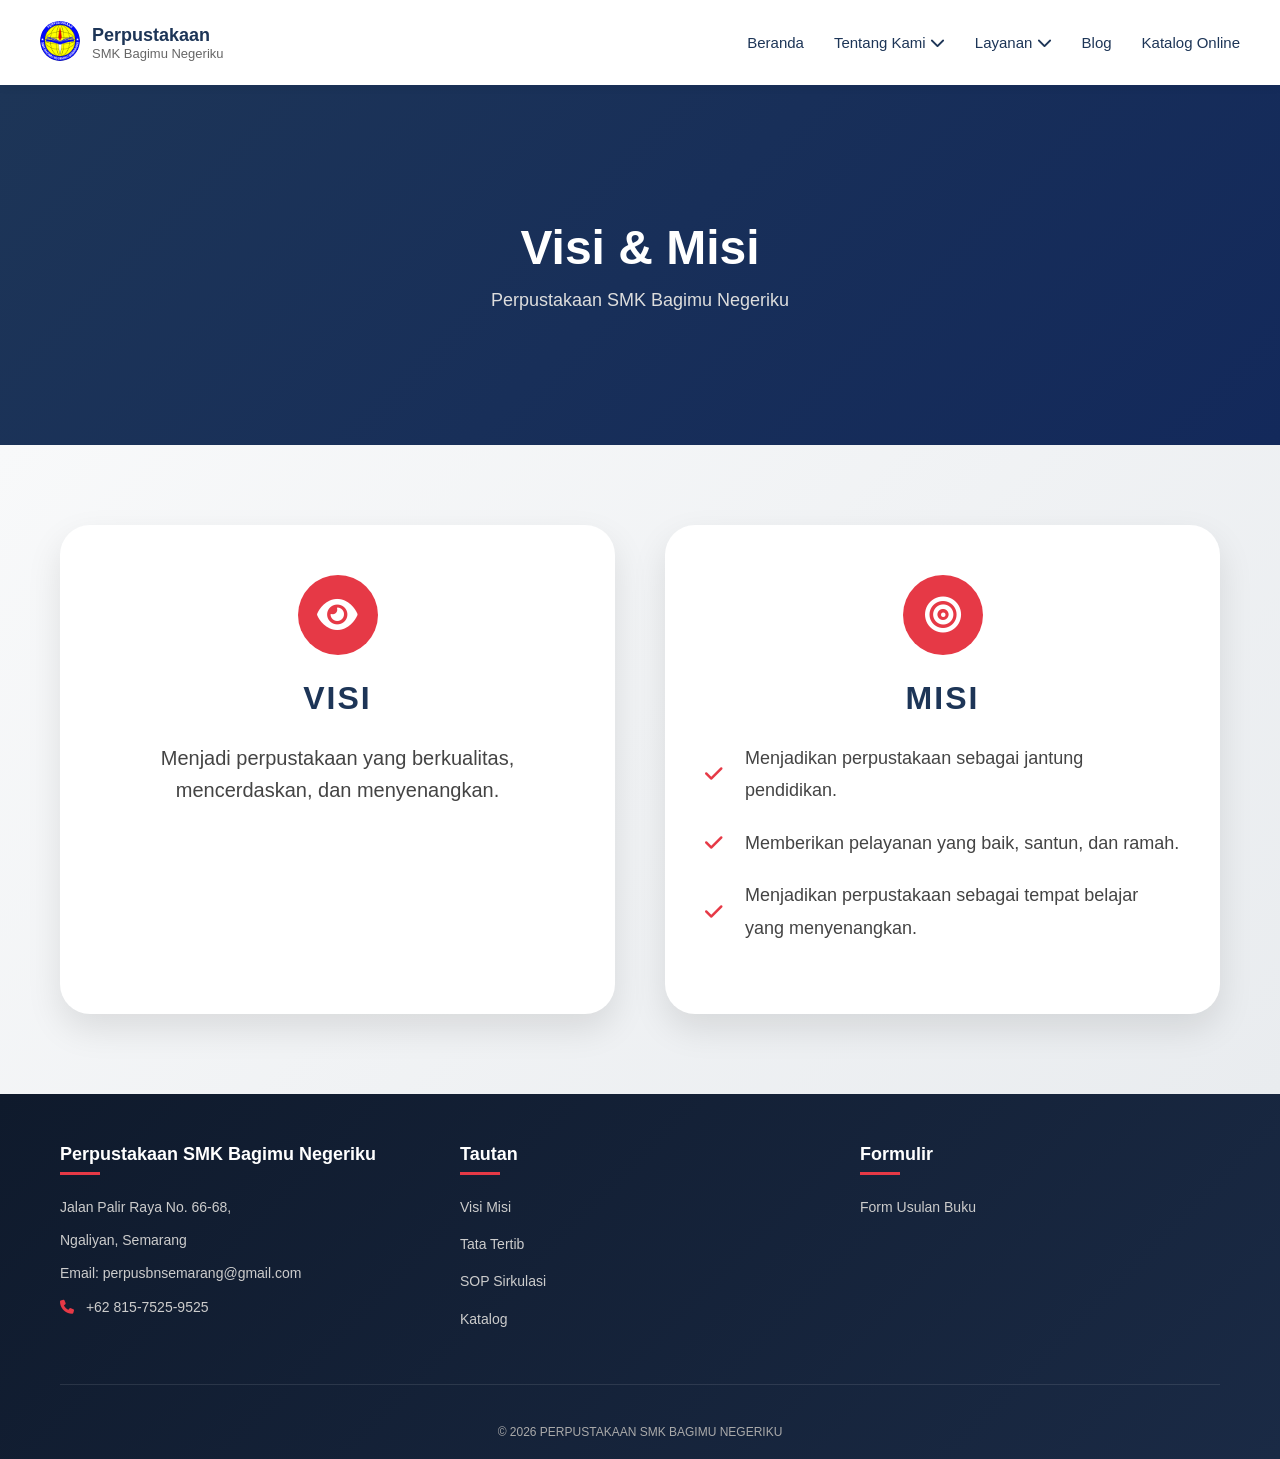
<file: visi.html>
<!DOCTYPE html>
<html lang="id">
<head>
    <meta charset="UTF-8">
    <meta name="viewport" content="width=device-width, initial-scale=1.0">
    <title>Visi & Misi - Perpustakaan SMK Bagimu Negeriku</title>

    <link rel="stylesheet" href="style.css">
    <link rel="stylesheet" href="https://cdnjs.cloudflare.com/ajax/libs/font-awesome/6.5.1/css/all.min.css">
</head>
<body>

    <!-- ========== NAVBAR ========== -->
    <header>
        <nav class="navbar">

            <!-- LOGO (pakai URL gambar biar aman) -->
            <div class="logo">
                <div class="logo-image">
                    <img src="[data-uri]" alt="Logo Perpustakaan">
                </div>
                <div class="logo-text">
                    <h2>Perpustakaan</h2>
                    <p>SMK Bagimu Negeriku</p>
                </div>
            </div>

            
            <ul class="nav-links">
                <li><a href="index.html">Beranda</a></li>
                <li class="dropdown">
                    <a href="#">Tentang Kami <i class="fas fa-chevron-down"></i></a>
                    <ul class="dropdown-menu">
                        <li><a href="visi.html">Visi Misi</a></li>
                        <li><a href="tata-tertib.html">Tata Tertib</a></li>
                    </ul>
                </li>
                <li class="dropdown">
                    <a href="#">Layanan <i class="fas fa-chevron-down"></i></a>
                    <ul class="dropdown-menu">
                        <li><a href="sop-sirkulasi.html">SOP Sirkulasi</a></li>
                        <li><a href="form-usulan.html">Form Usulan Buku</a></li>
                    </ul>
                </li>
                    <ul class="dropdown-menu">
                        <li><a href="#">E-Book</a></li>
                        <li><a href="#">Sumber Belajar</a></li>
                    </ul>
                </li>
                <li><a href="blog.html">Blog</a></li>
                <li><a href="katalog.html">Katalog Online</a></li>
            </ul>
        </nav>
    </header>

    <!-- ========== HERO TENTANG KAMI ========== -->
    <section class="page-hero">
        <div class="page-hero-content">
            <h1>Visi & Misi</h1>
            <p>Perpustakaan SMK Bagimu Negeriku</p>
        </div>
    </section>

    <!-- ========== VISI & MISI CONTENT ========== -->
    <section class="visi-misi-page">
        <div class="container">
            <div class="visi-box">
                <div class="icon-circle">
                    <i class="fa-solid fa-eye"></i>
                </div>
                <h2>VISI</h2>
                <p>Menjadi perpustakaan yang berkualitas, mencerdaskan, dan menyenangkan.</p>
            </div>

            <div class="misi-box">
                <div class="icon-circle">
                    <i class="fa-solid fa-bullseye"></i>
                </div>
                <h2>MISI</h2>
                <ul>
                    <li><i class="fa-solid fa-check"></i> Menjadikan perpustakaan sebagai jantung pendidikan.</li>
                    <li><i class="fa-solid fa-check"></i> Memberikan pelayanan yang baik, santun, dan ramah.</li>
                    <li><i class="fa-solid fa-check"></i> Menjadikan perpustakaan sebagai tempat belajar yang menyenangkan.</li>
                </ul>
            </div>
        </div>
    </section>

<!-- ========== FOOTER ========== -->
<footer class="footer">
    <div class="footer-container">
        <div class="footer-col">
            <h3>Perpustakaan SMK Bagimu Negeriku</h3>
            <p>Jalan Palir Raya No. 66-68,</p>
            <p>Ngaliyan, Semarang</p>
            <p>Email: perpusbnsemarang@gmail.com</p>
            <p><i class="fas fa-phone"></i> +62 815-7525-9525</p>
        </div>

        <div class="footer-col">
            <h3>Tautan</h3>
            <ul>
                <li><a href="visi.html">Visi Misi</a></li>
                <li><a href="tata-tertib.html">Tata Tertib</a></li>
                <li><a href="sop-sirkulasi.html">SOP Sirkulasi</a></li>
                <li><a href="katalog.html">Katalog</a></li>
            </ul>
        </div>

        <div class="footer-col">
            <h3>Formulir</h3>
            <ul>
                <li><a href="form-usulan.html">Form Usulan Buku</a></li>
            </ul>
        </div>
    </div>

    <div class="footer-bottom">
        <p>&copy; 2026 PERPUSTAKAAN SMK BAGIMU NEGERIKU</p>
    </div>
</footer>

    <button onclick="topFunction()" id="backToTop">↑</button>

    <script src="script.js"></script>
</body>
</html>
</file>
<file: style.css>
* {
    margin: 0;
    padding: 0;
    box-sizing: border-box;
}

body {
    font-family: 'Arial', sans-serif;
    background: #f5f5f5;
}

/* ========== NAVBAR ========== */
.navbar {
    width: 100%;
    height: 85px;
    background: white;
    display: flex;
    justify-content: space-between;
    align-items: center;
    padding: 0 40px;
    position: fixed;
    top: 0;
    z-index: 1000;
    box-shadow: 0 2px 10px rgba(0,0,0,0.05);
}

.logo {
    display: flex;
    align-items: center;
    gap: 12px;
}
.logo-image img {
    width: 40px;
    height: 40px;
    object-fit: cover;
    border-radius: 50%;
}
.logo-text h2 {
    font-size: 18px;
    color: #1d3557;
}
.logo-text p {
    font-size: 13px;
    color: #666;
}

.nav-links {
    display: flex;
    align-items: center;
    list-style: none;
    gap: 30px;
}
.nav-links li {
    position: relative;
}
.nav-links a {
    text-decoration: none;
    color: #1d3557;
    font-size: 15px;
    font-weight: 500;
    transition: 0.3s;
}
.nav-links a:hover {
    color: #e63946;
}

.dropdown-menu {
    position: absolute;
    top: 40px;
    left: 0;
    background: white;
    min-width: 220px;
    list-style: none;
    border-radius: 10px;
    box-shadow: 0 5px 15px rgba(0,0,0,0.1);
    opacity: 0;
    visibility: hidden;
    transition: 0.3s;
    overflow: hidden;
}
.dropdown-menu li {
    border-bottom: 1px solid #eee;
}
.dropdown-menu li:last-child {
    border-bottom: none;
}
.dropdown-menu a {
    display: block;
    padding: 14px 18px;
    color: #1d3557;
    font-size: 14px;
}
.dropdown-menu a:hover {
    background: #f5f5f5;
}
.dropdown:hover .dropdown-menu {
    opacity: 1;
    visibility: visible;
    top: 50px;
}


/* ========== HERO SECTION ========== */
.hero {
    width: 100%;
    height: 100vh;
    background-size: cover;
    background-position: center;
    background-repeat: no-repeat;
    display: flex;
    justify-content: center;
    align-items: center;
    text-align: center;
    padding: 20px;
    position: relative;
    clip-path: polygon(0% 0%, 100% 0%, 100% 85%, 50% 100%, 0% 85%);
}

.hero::before {
    content: '';
    position: absolute;
    top: 0;
    left: 0;
    width: 100%;
    height: 100%;
    background: rgba(0, 0, 0, 0.5);
    z-index: 1;
}

.hero-content {
    position: relative;
    z-index: 2;
    color: white;
    max-width: 800px;
}

.hero-content h1 {
    font-size: 55px;
    line-height: 1.2;
    margin-bottom: 20px;
    text-shadow: 2px 2px 5px rgba(0,0,0,0.3);
}

.hero-content p {
    font-size: 24px;
    margin-bottom: 30px;
    font-weight: bold;
    letter-spacing: 2px;
    text-shadow: 1px 1px 3px rgba(0,0,0,0.3);
}

/* ========== LAYANAN ========== */
.layanan {
    width: 100%;
    padding: 100px 60px;
    background: #ffffff;
}
.section-title {
    text-align: center;
    font-size: 38px;
    color: #1d3557;
    margin-bottom: 60px;
    position: relative;
}
.section-title::after {
    content: '';
    display: block;
    width: 80px;
    height: 4px;
    background: #e63946;
    margin: 15px auto 0;
    border-radius: 5px;
}
.layanan-container {
    display: flex;
    justify-content: center;
    gap: 30px;
    flex-wrap: wrap;
}
.layanan-card {
    background: white;
    width: 320px;
    padding: 40px 30px;
    border-radius: 20px;
    text-align: center;
    box-shadow: 0 5px 20px rgba(0,0,0,0.08);
    transition: 0.3s;
    border-bottom: 3px solid transparent;
}
.layanan-card:hover {
    transform: translateY(-10px);
    border-bottom-color: #e63946;
}
.layanan-card i {
    font-size: 45px;
    color: #e63946;
    margin-bottom: 25px;
}
.layanan-card h3 {
    font-size: 22px;
    color: #1d3557;
    margin-bottom: 15px;
}
.layanan-card p {
    font-size: 15px;
    color: #666;
    line-height: 1.7;
}

/* ========== PROFIL ========== */
.profil {
    width: 100%;
    padding: 80px 60px;
    background: linear-gradient(135deg, #f8f9fa 0%, #e9ecef 100%);
}
.profil-container {
    max-width: 1200px;
    margin: 0 auto;
}
.profil-wrapper {
    display: flex;
    align-items: center;
    gap: 50px;
    flex-wrap: wrap;
}
.profil-text {
    flex: 1;
    min-width: 300px;
}
.profil-text h2 {
    font-size: 36px;
    color: #1d3557;
    margin-bottom: 25px;
    position: relative;
    display: inline-block;
}
.profil-text h2::after {
    content: '';
    display: block;
    width: 60px;
    height: 4px;
    background: #e63946;
    margin-top: 8px;
    border-radius: 5px;
}
.profil-text p {
    font-size: 16px;
    line-height: 1.8;
    color: #444;
    margin-bottom: 20px;
    text-align: justify;
}
.profil-btn {
    display: inline-block;
    margin-top: 10px;
    padding: 12px 30px;
    background: #1d3557;
    color: white;
    text-decoration: none;
    border-radius: 50px;
    font-size: 14px;
    font-weight: bold;
    transition: 0.3s;
}
.profil-btn:hover {
    background: #e63946;
    transform: translateY(-3px);
}
.profil-image {
    flex: 1;
    min-width: 300px;
    display: flex;
    justify-content: center;
}
.profil-image img {
    width: 100%;
    max-width: 450px;
    border-radius: 20px;
    box-shadow: 0 20px 35px rgba(0,0,0,0.15);
    transition: 0.3s;
    object-fit: cover;
}
.profil-image img:hover {
    transform: scale(1.02);
}

/* ========== RESENSI ========== */
.resensi {
    width: 100%;
    background: linear-gradient(135deg, #1d3557 0%, #13295b 100%);
    padding: 80px 20px;
    text-align: center;
}

.resensi-container {
    max-width: 800px;
    margin: 0 auto;
}

.resensi-card {
    background: rgba(255, 255, 255, 0.08);
    backdrop-filter: blur(8px);
    border-radius: 24px;
    padding: 45px 35px;
    border: 1px solid rgba(255, 255, 255, 0.15);
    transition: transform 0.3s ease, box-shadow 0.3s ease;
}

.resensi-card:hover {
    transform: translateY(-5px);
    box-shadow: 0 15px 35px rgba(0, 0, 0, 0.2);
}

.resensi-card h2 {
    font-size: 34px;
    color: white;
    margin-bottom: 15px;
    letter-spacing: 2px;
}

.line {
    width: 70px;
    height: 3px;
    background: #e63946;
    margin: 0 auto 30px auto;
    border-radius: 5px;
}

.resensi-card p {
    font-size: 16px;
    line-height: 1.8;
    color: #f0f0f0;
    margin-bottom: 35px;
}

.resensi-card p strong {
    color: #f1c40f;
}

.resensi-btn {
    display: inline-flex;
    align-items: center;
    gap: 10px;
    padding: 12px 32px;
    background: #e63946;
    color: white;
    text-decoration: none;
    border-radius: 50px;
    font-size: 16px;
    font-weight: bold;
    transition: 0.3s;
    border: none;
    cursor: pointer;
}

.resensi-btn i {
    transition: transform 0.3s;
}

.resensi-btn:hover {
    background: #c1121f;
    transform: translateY(-2px);
}

.resensi-btn:hover i {
    transform: translateX(5px);
}

/* ========== FOOTER ========== */
.footer {
    background: linear-gradient(135deg, #0f1a2c 0%, #1a2a45 100%);
    color: white;
    padding: 50px 60px 20px;
}
.footer-container {
    display: flex;
    justify-content: space-between;
    flex-wrap: wrap;
    gap: 40px;
    max-width: 1200px;
    margin: 0 auto;
}
.footer-col {
    flex: 1;
    min-width: 200px;
}
.footer-col h3 {
    font-size: 18px;
    margin-bottom: 20px;
    position: relative;
    padding-bottom: 10px;
}
.footer-col h3::after {
    content: '';
    position: absolute;
    bottom: 0;
    left: 0;
    width: 40px;
    height: 3px;
    background: #e63946;
}
.footer-col p, .footer-col ul {
    font-size: 14px;
    line-height: 1.8;
    color: #ddd;
}
.footer-col ul {
    list-style: none;
}
.footer-col ul li {
    margin-bottom: 10px;
}
.footer-col ul li a {
    color: #ddd;
    text-decoration: none;
    transition: 0.3s;
}
.footer-col ul li a:hover {
    color: #e63946;
    padding-left: 5px;
}
.footer-col i {
    margin-right: 8px;
    color: #e63946;
}
.social-icons {
    display: flex;
    gap: 12px;
    margin-top: 15px;
}
.social-icons a {
    color: white;
    background: rgba(255,255,255,0.1);
    width: 35px;
    height: 35px;
    border-radius: 50%;
    display: flex;
    align-items: center;
    justify-content: center;
    transition: 0.3s;
    text-decoration: none;
}
.social-icons a:hover {
    background: #e63946;
    transform: translateY(-3px);
}
.footer-bottom {
    text-align: center;
    padding-top: 40px;
    margin-top: 40px;
    border-top: 1px solid rgba(255,255,255,0.1);
}
.footer-bottom p {
    font-size: 12px;
    color: #aaa;
}

/* ========== BACK TO TOP ========== */
#backToTop {
    position: fixed;
    bottom: 30px;
    right: 30px;
    display: none;
    background: #e63946;
    color: white;
    border: none;
    border-radius: 50%;
    width: 50px;
    height: 50px;
    cursor: pointer;
    font-size: 20px;
    z-index: 999;
    transition: 0.3s;
    box-shadow: 0 5px 15px rgba(0,0,0,0.2);
}
#backToTop:hover {
    background: #1d3557;
    transform: translateY(-3px);
}

/* ========== RESPONSIVE ========== */
@media (max-width: 768px) {
    .navbar {
        flex-direction: column;
        height: auto;
        padding: 15px;
        gap: 15px;
    }
    .nav-links {
        flex-wrap: wrap;
        justify-content: center;
        gap: 15px;
    }
    .hero-content h1 {
        font-size: 32px;
    }
    .hero-content p {
        font-size: 18px;
    }
    .layanan, .profil {
        padding: 50px 20px;
    }
    .section-title {
        font-size: 28px;
    }
    .resensi-card h2 {
        font-size: 24px;
    }
    .resensi-card p {
        font-size: 14px;
    }
    .footer {
        padding: 40px 20px 20px;
    }
    .footer-container {
        flex-direction: column;
        gap: 30px;
    }
    .footer-col h3::after {
        left: 50%;
        transform: translateX(-50%);
    }
    .footer-col {
        text-align: center;
    }
    .social-icons {
        justify-content: center;
    }
    .profil-wrapper {
        flex-direction: column-reverse;
        text-align: center;
    }
    .profil-text h2::after {
        margin-left: auto;
        margin-right: auto;
    }
    .profil-text p {
        text-align: center;
    }
    .hero {
        clip-path: polygon(0% 0%, 100% 0%, 100% 90%, 50% 100%, 0% 90%);
    }
}
/* ========== PAGE HERO (Tentang Kami) ========== */
.page-hero {
    width: 100%;
    height: 40vh;
    background: linear-gradient(135deg, #1d3557, #13295b);
    display: flex;
    align-items: center;
    justify-content: center;
    text-align: center;
    margin-top: 85px;
}

.page-hero-content h1 {
    font-size: 48px;
    color: white;
    margin-bottom: 15px;
}

.page-hero-content p {
    font-size: 18px;
    color: #ddd;
}

/* ========== VISI & MISI ========== */
.visi-misi {
    padding: 80px 60px;
    background: #f8f9fa;
}

.container {
    max-width: 1200px;
    margin: 0 auto;
    display: flex;
    flex-wrap: wrap;
    gap: 40px;
    justify-content: center;
}

.visi-card, .misi-card {
    background: white;
    border-radius: 24px;
    padding: 40px 35px;
    box-shadow: 0 10px 30px rgba(0,0,0,0.08);
    transition: 0.3s;
    flex: 1;
    min-width: 300px;
}

.visi-card:hover, .misi-card:hover {
    transform: translateY(-5px);
    box-shadow: 0 20px 40px rgba(0,0,0,0.12);
}

.visi-icon, .misi-icon {
    width: 70px;
    height: 70px;
    background: #e63946;
    border-radius: 50%;
    display: flex;
    align-items: center;
    justify-content: center;
    margin: 0 auto 25px auto;
}

.visi-icon i, .misi-icon i {
    font-size: 32px;
    color: white;
}

.visi-card h2, .misi-card h2 {
    font-size: 32px;
    color: #1d3557;
    text-align: center;
    margin-bottom: 20px;
    position: relative;
}

.visi-card h2::after, .misi-card h2::after {
    content: '';
    display: block;
    width: 60px;
    height: 3px;
    background: #e63946;
    margin: 12px auto 0;
    border-radius: 5px;
}

.visi-card p {
    font-size: 18px;
    line-height: 1.6;
    color: #444;
    text-align: center;
}

.misi-card ul {
    list-style: none;
    padding: 0;
}

.misi-card ul li {
    font-size: 16px;
    line-height: 1.8;
    color: #444;
    margin-bottom: 15px;
    display: flex;
    align-items: center;
    gap: 12px;
}

.misi-card ul li i {
    color: #e63946;
    font-size: 18px;
}

/* ========== RESPONSIVE ========== */
@media (max-width: 768px) {
    .visi-misi {
        padding: 50px 20px;
    }
    
    .page-hero-content h1 {
        font-size: 32px;
    }
    
    .visi-card h2, .misi-card h2 {
        font-size: 26px;
    }
    
    .visi-card p {
        font-size: 16px;
    }
    
    .misi-card ul li {
        font-size: 14px;
    }
}
/* ========== VISI & MISI PAGE ========== */
.visi-misi-page {
    padding: 100px 60px;
    background: linear-gradient(135deg, #f8f9fa 0%, #e9ecef 100%);
    min-height: calc(100vh - 85px - 400px);
}

.visi-misi-page .container {
    max-width: 1200px;
    margin: 0 auto;
    display: flex;
    flex-wrap: wrap;
    gap: 50px;
    justify-content: center;
}

.visi-box, .misi-box {
    background: white;
    border-radius: 30px;
    padding: 50px 40px;
    box-shadow: 0 15px 35px rgba(0,0,0,0.1);
    transition: 0.3s;
    flex: 1;
    min-width: 350px;
    text-align: center;
}

.visi-box:hover, .misi-box:hover {
    transform: translateY(-8px);
}

.icon-circle {
    width: 80px;
    height: 80px;
    background: #e63946;
    border-radius: 50%;
    display: flex;
    align-items: center;
    justify-content: center;
    margin: 0 auto 25px auto;
}

.icon-circle i {
    font-size: 36px;
    color: white;
}

.visi-box h2, .misi-box h2 {
    font-size: 32px;
    color: #1d3557;
    margin-bottom: 25px;
    letter-spacing: 2px;
}

.visi-box p {
    font-size: 20px;
    line-height: 1.6;
    color: #444;
}

.misi-box ul {
    list-style: none;
    text-align: left;
    padding: 0;
}

.misi-box ul li {
    font-size: 18px;
    line-height: 1.8;
    color: #444;
    margin-bottom: 20px;
    display: flex;
    align-items: center;
    gap: 15px;
}

.misi-box ul li i {
    color: #e63946;
    font-size: 20px;
    min-width: 25px;
}

@media (max-width: 768px) {
    .visi-misi-page {
        padding: 50px 20px;
    }
    
    .visi-box, .misi-box {
        padding: 35px 25px;
        min-width: 280px;
    }
    
    .visi-box h2, .misi-box h2 {
        font-size: 26px;
    }
    
    .visi-box p {
        font-size: 16px;
    }
    
    .misi-box ul li {
        font-size: 14px;
    }
}

/* ========== PAGE HERO ========== */
.page-hero {
    width: 100%;
    height: 40vh;
    background: linear-gradient(135deg, #1d3557, #13295b);
    display: flex;
    align-items: center;
    justify-content: center;
    text-align: center;
    margin-top: 85px;
}

.page-hero-content h1 {
    font-size: 48px;
    color: white;
    margin-bottom: 15px;
}

.page-hero-content p {
    font-size: 18px;
    color: #ddd;
}

/* ========== VISI & MISI PAGE ========== */
.visi-misi-page {
    padding: 80px 60px;
    background: linear-gradient(135deg, #f8f9fa 0%, #e9ecef 100%);
}

.visi-misi-page .container {
    max-width: 1200px;
    margin: 0 auto;
    display: flex;
    flex-wrap: wrap;
    gap: 50px;
    justify-content: center;
}

.visi-box, .misi-box {
    background: white;
    border-radius: 30px;
    padding: 50px 40px;
    box-shadow: 0 15px 35px rgba(0,0,0,0.1);
    transition: 0.3s;
    flex: 1;
    min-width: 350px;
    text-align: center;
}

.visi-box:hover, .misi-box:hover {
    transform: translateY(-8px);
}

.icon-circle {
    width: 80px;
    height: 80px;
    background: #e63946;
    border-radius: 50%;
    display: flex;
    align-items: center;
    justify-content: center;
    margin: 0 auto 25px auto;
}

.icon-circle i {
    font-size: 36px;
    color: white;
}

.visi-box h2, .misi-box h2 {
    font-size: 32px;
    color: #1d3557;
    margin-bottom: 25px;
    letter-spacing: 2px;
}

.visi-box p {
    font-size: 20px;
    line-height: 1.6;
    color: #444;
}

.misi-box ul {
    list-style: none;
    text-align: left;
    padding: 0;
}

.misi-box ul li {
    font-size: 18px;
    line-height: 1.8;
    color: #444;
    margin-bottom: 20px;
    display: flex;
    align-items: center;
    gap: 15px;
}

.misi-box ul li i {
    color: #e63946;
    font-size: 20px;
    min-width: 25px;
}

@media (max-width: 768px) {
    .page-hero-content h1 {
        font-size: 32px;
    }
    
    .visi-misi-page {
        padding: 50px 20px;
    }
    
    .visi-box, .misi-box {
        padding: 35px 25px;
        min-width: 280px;
    }
    
    .visi-box h2, .misi-box h2 {
        font-size: 26px;
    }
    
    .visi-box p {
        font-size: 16px;
    }
    
    .misi-box ul li {
        font-size: 14px;
    }
}
/* ========== TATA TERTIB PAGE ========== */
.tata-tertib-page {
    padding: 80px 60px;
    background: linear-gradient(135deg, #f8f9fa 0%, #e9ecef 100%);
}

.tata-card {
    background: white;
    border-radius: 30px;
    padding: 50px 45px;
    box-shadow: 0 15px 35px rgba(0,0,0,0.1);
    max-width: 1000px;
    margin: 0 auto;
    transition: 0.3s;
}

.tata-card:hover {
    transform: translateY(-5px);
}

.tata-icon {
    width: 80px;
    height: 80px;
    background: #e63946;
    border-radius: 50%;
    display: flex;
    align-items: center;
    justify-content: center;
    margin: 0 auto 25px auto;
}

.tata-icon i {
    font-size: 36px;
    color: white;
}

.tata-card h2 {
    font-size: 32px;
    color: #1d3557;
    text-align: center;
    margin-bottom: 15px;
}

.garis {
    width: 80px;
    height: 3px;
    background: #e63946;
    margin: 0 auto 35px auto;
    border-radius: 5px;
}

.tata-list {
    list-style: none;
    padding: 0;
}

.tata-list li {
    font-size: 16px;
    line-height: 1.8;
    color: #444;
    margin-bottom: 15px;
    display: flex;
    align-items: flex-start;
    gap: 15px;
}

.tata-list li i {
    color: #e63946;
    font-size: 18px;
    margin-top: 3px;
    min-width: 22px;
}

@media (max-width: 768px) {
    .tata-tertib-page {
        padding: 50px 20px;
    }
    
    .tata-card {
        padding: 35px 25px;
    }
    
    .tata-card h2 {
        font-size: 24px;
    }
    
    .tata-list li {
        font-size: 14px;
        gap: 12px;
    }
}

/* ========== SOP SIRKULASI PAGE (NEW) ========== */
.sop-hero {
    width: 100%;
    height: 35vh;
    background: linear-gradient(135deg, #1d3557, #13295b);
    display: flex;
    align-items: center;
    justify-content: center;
    text-align: center;
    margin-top: 85px;
}

.sop-hero-content h1 {
    font-size: 48px;
    color: white;
    margin-bottom: 15px;
}

.sop-hero-content p {
    font-size: 18px;
    color: #ddd;
}

.sop-wrapper {
    max-width: 1300px;
    margin: 0 auto;
    padding: 60px 30px;
    display: flex;
    flex-direction: column;
    gap: 40px;
}

.sop-card-large {
    background: white;
    border-radius: 24px;
    overflow: hidden;
    box-shadow: 0 10px 30px rgba(0,0,0,0.08);
    transition: 0.3s;
}

.sop-card-large:hover {
    transform: translateY(-5px);
    box-shadow: 0 20px 40px rgba(0,0,0,0.12);
}

.sop-card-header {
    background: linear-gradient(135deg, #1d3557, #13295b);
    padding: 25px 30px;
    display: flex;
    align-items: center;
    gap: 20px;
}

.sop-icon-large {
    width: 60px;
    height: 60px;
    background: #e63946;
    border-radius: 50%;
    display: flex;
    align-items: center;
    justify-content: center;
}

.sop-icon-large i {
    font-size: 28px;
    color: white;
}

.sop-card-header h2 {
    font-size: 24px;
    color: white;
    margin: 0;
}

.sop-card-body {
    padding: 30px;
}

.sop-card-body p {
    font-size: 15px;
    line-height: 1.7;
    color: #444;
    margin-bottom: 25px;
}

.aturan-grid {
    display: grid;
    grid-template-columns: repeat(auto-fit, minmax(200px, 1fr));
    gap: 20px;
    margin-top: 20px;
}

.aturan-item {
    background: #f8f9fa;
    padding: 18px;
    border-radius: 16px;
    display: flex;
    align-items: center;
    gap: 15px;
    transition: 0.3s;
}

.aturan-item:hover {
    background: #e9ecef;
    transform: translateX(5px);
}

.aturan-item i {
    font-size: 28px;
    color: #e63946;
}

.aturan-item h4 {
    font-size: 16px;
    color: #1d3557;
    margin-bottom: 5px;
}

.aturan-item p {
    font-size: 13px;
    color: #666;
    margin: 0;
}

.prosedur-list {
    display: flex;
    flex-direction: column;
    gap: 15px;
}

.prosedur-step {
    display: flex;
    align-items: flex-start;
    gap: 15px;
    padding: 12px 0;
    border-bottom: 1px solid #eee;
}

.step-number {
    width: 32px;
    height: 32px;
    background: #e63946;
    color: white;
    border-radius: 50%;
    display: flex;
    align-items: center;
    justify-content: center;
    font-weight: bold;
    font-size: 14px;
    flex-shrink: 0;
}

.step-text {
    font-size: 15px;
    line-height: 1.6;
    color: #444;
}

/* ========== RESPONSIVE SOP ========== */
@media (max-width: 768px) {
    .sop-hero {
        height: 30vh;
        margin-top: 75px;
    }
    
    .sop-hero-content h1 {
        font-size: 32px;
    }
    
    .sop-hero-content p {
        font-size: 14px;
    }
    
    .sop-wrapper {
        padding: 40px 20px;
        gap: 30px;
    }
    
    .sop-card-header {
        padding: 18px 20px;
        flex-direction: column;
        text-align: center;
    }
    
    .sop-card-header h2 {
        font-size: 20px;
    }
    
    .sop-card-body {
        padding: 20px;
    }
    
    .aturan-grid {
        grid-template-columns: 1fr;
        gap: 12px;
    }
    
    .aturan-item {
        padding: 12px 15px;
    }
    
    .prosedur-step {
        gap: 12px;
    }
    
    .step-number {
        width: 28px;
        height: 28px;
        font-size: 12px;
    }
    
    .step-text {
        font-size: 13px;
    }
}
/* ========== FORM USULAN BUKU PAGE ========== */
.form-usulan-page {
    padding: 80px 60px;
    background: linear-gradient(135deg, #f8f9fa 0%, #e9ecef 100%);
    min-height: calc(100vh - 85px - 400px);
}

.form-usulan-page .container {
    max-width: 800px;
    margin: 0 auto;
}

.form-card {
    background: white;
    border-radius: 30px;
    padding: 50px 40px;
    text-align: center;
    box-shadow: 0 15px 35px rgba(0,0,0,0.1);
    transition: 0.3s;
}

.form-card:hover {
    transform: translateY(-5px);
}

.form-icon {
    width: 80px;
    height: 80px;
    background: #e63946;
    border-radius: 50%;
    display: flex;
    align-items: center;
    justify-content: center;
    margin: 0 auto 25px auto;
}

.form-icon i {
    font-size: 36px;
    color: white;
}

.form-card h2 {
    font-size: 32px;
    color: #1d3557;
    margin-bottom: 15px;
}

.garis {
    width: 70px;
    height: 3px;
    background: #e63946;
    margin: 0 auto 25px auto;
    border-radius: 5px;
}

.form-card p {
    font-size: 16px;
    line-height: 1.8;
    color: #444;
    margin-bottom: 35px;
}

.form-submit-btn {
    display: inline-flex;
    align-items: center;
    gap: 12px;
    background: #e63946;
    color: white;
    padding: 14px 35px;
    border-radius: 50px;
    text-decoration: none;
    font-size: 16px;
    font-weight: bold;
    transition: 0.3s;
}

.form-submit-btn:hover {
    background: #c1121f;
    transform: translateY(-3px);
}

@media (max-width: 768px) {
    .form-usulan-page {
        padding: 50px 20px;
    }
    
    .form-card {
        padding: 35px 25px;
    }
    
    .form-card h2 {
        font-size: 24px;
    }
    
    .form-card p {
        font-size: 14px;
    }
}
/* ========== BLOG PAGE ========== */
.blog-hero {
    width: 100%;
    height: 35vh;
    background: linear-gradient(135deg, #1d3557, #13295b);
    display: flex;
    align-items: center;
    justify-content: center;
    text-align: center;
    margin-top: 85px;
}

.blog-hero-content h1 {
    font-size: 48px;
    color: white;
    margin-bottom: 15px;
}

.blog-hero-content p {
    font-size: 18px;
    color: #ddd;
}

.blog-main {
    padding: 60px 60px;
    background: linear-gradient(135deg, #f8f9fa 0%, #e9ecef 100%);
}

.blog-container {
    max-width: 1300px;
    margin: 0 auto;
    display: flex;
    gap: 50px;
    flex-wrap: wrap;
}

/* POSTINGAN (KIRI) */
.blog-posts {
    flex: 2;
    min-width: 300px;
    display: flex;
    flex-direction: column;
    gap: 35px;
}

.post-card {
    background: white;
    border-radius: 24px;
    padding: 30px;
    box-shadow: 0 10px 30px rgba(0,0,0,0.08);
    transition: 0.3s;
}

.post-card:hover {
    transform: translateY(-3px);
}

.post-icon {
    width: 55px;
    height: 55px;
    background: #e63946;
    border-radius: 50%;
    display: flex;
    align-items: center;
    justify-content: center;
    margin-bottom: 20px;
}

.post-icon i {
    font-size: 24px;
    color: white;
}

.post-title {
    font-size: 20px;
    color: #1d3557;
    margin-bottom: 12px;
    line-height: 1.4;
}

.post-meta {
    display: flex;
    gap: 20px;
    margin-bottom: 18px;
    padding-bottom: 12px;
    border-bottom: 1px solid #eee;
}

.post-meta span {
    font-size: 13px;
    color: #888;
}

.post-meta i {
    margin-right: 6px;
    color: #e63946;
}

.post-excerpt p {
    font-size: 15px;
    line-height: 1.7;
    color: #555;
    margin-bottom: 18px;
}

.read-more {
    background: transparent;
    border: none;
    color: #e63946;
    font-size: 14px;
    font-weight: bold;
    cursor: pointer;
    display: inline-flex;
    align-items: center;
    gap: 8px;
    transition: 0.3s;
}

.read-more:hover {
    color: #1d3557;
    gap: 12px;
}

.post-full {
    margin-top: 20px;
    padding-top: 20px;
    border-top: 1px solid #eee;
}

.post-full p {
    font-size: 15px;
    line-height: 1.8;
    color: #444;
    margin-bottom: 15px;
}

.post-full ul {
    margin: 15px 0 15px 25px;
    color: #444;
    line-height: 1.8;
}

.post-buttons {
    display: flex;
    gap: 15px;
    margin-top: 25px;
    flex-wrap: wrap;
}

.btn-pdf {
    background: #e63946;
    color: white;
    padding: 10px 22px;
    border-radius: 30px;
    text-decoration: none;
    font-size: 14px;
    font-weight: bold;
    display: inline-flex;
    align-items: center;
    gap: 8px;
    transition: 0.3s;
}

.btn-pdf:hover {
    background: #c1121f;
    transform: translateY(-2px);
}

.btn-close {
    background: #e9ecef;
    color: #444;
    padding: 10px 22px;
    border-radius: 30px;
    border: none;
    font-size: 14px;
    font-weight: bold;
    cursor: pointer;
    display: inline-flex;
    align-items: center;
    gap: 8px;
    transition: 0.3s;
}

.btn-close:hover {
    background: #dee2e6;
    transform: translateY(-2px);
}

/* SIDEBAR (ARSIP) */
.blog-sidebar {
    flex: 1;
    min-width: 250px;
}

.sidebar-card {
    background: white;
    border-radius: 20px;
    padding: 25px;
    box-shadow: 0 10px 30px rgba(0,0,0,0.08);
    position: sticky;
    top: 100px;
}

.sidebar-card h3 {
    font-size: 20px;
    color: #1d3557;
    margin-bottom: 15px;
    display: flex;
    align-items: center;
    gap: 10px;
}

.sidebar-divider {
    width: 50px;
    height: 3px;
    background: #e63946;
    margin-bottom: 20px;
    border-radius: 5px;
}

.archive-list {
    list-style: none;
    padding: 0;
}

.archive-list li {
    margin-bottom: 12px;
}

.archive-list li a {
    text-decoration: none;
    color: #444;
    font-size: 15px;
    display: flex;
    align-items: center;
    gap: 10px;
    transition: 0.3s;
}

.archive-list li a:hover {
    color: #e63946;
    padding-left: 5px;
}

.archive-count {
    background: #e9ecef;
    padding: 2px 8px;
    border-radius: 20px;
    font-size: 12px;
    margin-left: auto;
}

/* RESPONSIVE */
@media (max-width: 768px) {
    .blog-hero {
        height: 30vh;
        margin-top: 75px;
    }
    
    .blog-hero-content h1 {
        font-size: 32px;
    }
    
    .blog-hero-content p {
        font-size: 14px;
    }
    
    .blog-main {
        padding: 40px 20px;
    }
    
    .blog-container {
        flex-direction: column;
        gap: 30px;
    }
    
    .post-card {
        padding: 20px;
    }
    
    .post-title {
        font-size: 18px;
    }
    
    .post-meta {
        flex-wrap: wrap;
        gap: 12px;
    }
    
    .sidebar-card {
        position: static;
    }
}
/* ========== LYRIC BOX (FIERSA BESARI) ========== */
.lyric-box {
    background: linear-gradient(135deg, #f8f9fa, #e9ecef);
    padding: 25px;
    border-radius: 20px;
    margin: 20px 0;
    text-align: center;
    font-style: italic;
    border-left: 5px solid #e63946;
    border-right: 5px solid #e63946;
}

.lyric-box p {
    font-size: 16px;
    line-height: 1.8;
    color: #1d3557;
    margin: 0;
}

@media (max-width: 768px) {
    .lyric-box p {
        font-size: 14px;
    }
}
.navbar {
    width: 100%;
    height: 85px;
    background: white;
    display: flex;
    justify-content: space-between;
    align-items: center;
    padding: 0 40px;
    position: fixed;
    top: 0;
    left: 0;
    right: 0;
    z-index: 1000;
    box-shadow: 0 2px 10px rgba(0,0,0,0.05);
}
/* ========== KATALOG ONLINE PAGE ========== */
.katalog-hero {
    width: 100%;
    height: 35vh;
    background: linear-gradient(135deg, #1d3557, #13295b);
    display: flex;
    align-items: center;
    justify-content: center;
    text-align: center;
    margin-top: 85px;
}

.katalog-hero-content h1 {
    font-size: 48px;
    color: white;
    margin-bottom: 15px;
}

.katalog-hero-content p {
    font-size: 18px;
    color: #ddd;
}

/* Search & Filter */
.katalog-search-section {
    padding: 40px 60px;
    background: #f8f9fa;
    border-bottom: 1px solid #e9ecef;
}

.katalog-search-container {
    max-width: 1200px;
    margin: 0 auto;
    display: flex;
    gap: 20px;
    flex-wrap: wrap;
    justify-content: center;
}

.search-box-katalog {
    display: flex;
    background: white;
    border-radius: 50px;
    overflow: hidden;
    box-shadow: 0 2px 10px rgba(0,0,0,0.05);
    flex: 2;
    min-width: 250px;
}

.search-box-katalog input {
    flex: 1;
    padding: 14px 20px;
    border: none;
    outline: none;
    font-size: 15px;
}

.search-box-katalog button {
    padding: 14px 25px;
    background: #1d3557;
    color: white;
    border: none;
    cursor: pointer;
    transition: 0.3s;
}

.search-box-katalog button:hover {
    background: #e63946;
}

.filter-box {
    display: flex;
    align-items: center;
    gap: 12px;
    background: white;
    padding: 0 20px;
    border-radius: 50px;
    box-shadow: 0 2px 10px rgba(0,0,0,0.05);
}

.filter-box label {
    font-size: 14px;
    color: #1d3557;
}

.filter-box select {
    padding: 12px;
    border: none;
    background: transparent;
    font-size: 14px;
    outline: none;
    cursor: pointer;
}

/* Grid Buku */
.katalog-grid-section {
    padding: 60px 60px;
    background: linear-gradient(135deg, #f8f9fa 0%, #e9ecef 100%);
}

.katalog-container {
    max-width: 1300px;
    margin: 0 auto;
}

.katalog-grid {
    display: grid;
    grid-template-columns: repeat(auto-fill, minmax(280px, 1fr));
    gap: 30px;
}

.book-card {
    background: white;
    border-radius: 20px;
    overflow: hidden;
    box-shadow: 0 10px 25px rgba(0,0,0,0.08);
    transition: 0.3s;
    display: flex;
    flex-direction: column;
}

.book-card:hover {
    transform: translateY(-5px);
    box-shadow: 0 15px 35px rgba(0,0,0,0.12);
}

.book-cover {
    background: linear-gradient(135deg, #1d3557, #13295b);
    padding: 35px;
    text-align: center;
}

.book-cover i {
    font-size: 60px;
    color: white;
    opacity: 0.8;
}

.book-info {
    padding: 20px;
}

.book-info h3 {
    font-size: 18px;
    color: #1d3557;
    margin-bottom: 12px;
    line-height: 1.4;
}

.book-info p {
    font-size: 13px;
    color: #666;
    margin-bottom: 8px;
}

.book-info p i {
    width: 20px;
    color: #e63946;
    margin-right: 6px;
}

.stok {
    margin-top: 10px;
    padding-top: 10px;
    border-top: 1px solid #eee;
}

.stok.tersedia {
    color: #2ecc71;
}

.stok.habis {
    color: #e74c3c;
}

.detail-btn {
    width: 100%;
    margin-top: 15px;
    padding: 10px;
    background: #1d3557;
    color: white;
    border: none;
    border-radius: 10px;
    font-size: 14px;
    font-weight: bold;
    cursor: pointer;
    transition: 0.3s;
}

.detail-btn:hover {
    background: #e63946;
}

.no-book {
    text-align: center;
    padding: 60px;
    background: white;
    border-radius: 20px;
    grid-column: 1 / -1;
}

.no-book i {
    font-size: 50px;
    color: #ccc;
    margin-bottom: 15px;
}

.no-book p {
    color: #888;
    font-size: 16px;
}

/* Modal Detail Buku */
.modal {
    display: none;
    position: fixed;
    z-index: 1001;
    left: 0;
    top: 0;
    width: 100%;
    height: 100%;
    background-color: rgba(0,0,0,0.7);
    overflow: auto;
}

.modal-content {
    background-color: white;
    margin: 5% auto;
    padding: 0;
    width: 90%;
    max-width: 700px;
    border-radius: 24px;
    animation: modalFade 0.3s;
    position: relative;
}

@keyframes modalFade {
    from { opacity: 0; transform: translateY(-50px); }
    to { opacity: 1; transform: translateY(0); }
}

.modal-close {
    position: absolute;
    right: 20px;
    top: 15px;
    font-size: 28px;
    font-weight: bold;
    color: #aaa;
    cursor: pointer;
    transition: 0.3s;
    z-index: 10;
}

.modal-close:hover {
    color: #e63946;
}

.modal-book {
    display: flex;
    flex-wrap: wrap;
    padding: 30px;
    gap: 30px;
}

.modal-cover {
    flex: 1;
    min-width: 150px;
    background: linear-gradient(135deg, #1d3557, #13295b);
    border-radius: 20px;
    display: flex;
    align-items: center;
    justify-content: center;
    padding: 30px;
}

.modal-cover i {
    font-size: 80px;
    color: white;
}

.modal-info {
    flex: 2;
    min-width: 250px;
}

.modal-info h2 {
    font-size: 24px;
    color: #1d3557;
    margin-bottom: 15px;
}

.modal-info p {
    font-size: 14px;
    line-height: 1.8;
    color: #444;
    margin-bottom: 10px;
}

.modal-info p strong {
    color: #1d3557;
    width: 110px;
    display: inline-block;
}

.modal-info p i {
    width: 22px;
    color: #e63946;
}

.pinjam-modal-btn {
    margin-top: 20px;
    padding: 12px 25px;
    background: #e63946;
    color: white;
    border: none;
    border-radius: 50px;
    font-size: 15px;
    font-weight: bold;
    cursor: pointer;
    transition: 0.3s;
}

.pinjam-modal-btn:hover {
    background: #c1121f;
    transform: translateY(-2px);
}

/* Responsive */
@media (max-width: 768px) {
    .katalog-hero {
        height: 30vh;
        margin-top: 75px;
    }
    
    .katalog-hero-content h1 {
        font-size: 32px;
    }
    
    .katalog-hero-content p {
        font-size: 14px;
    }
    
    .katalog-search-section {
        padding: 30px 20px;
    }
    
    .katalog-search-container {
        flex-direction: column;
        align-items: stretch;
    }
    
    .filter-box {
        justify-content: center;
        padding: 10px 20px;
    }
    
    .katalog-grid-section {
        padding: 40px 20px;
    }
    
    .katalog-grid {
        grid-template-columns: 1fr;
        gap: 20px;
    }
    
    .modal-book {
        flex-direction: column;
        padding: 20px;
    }
    
    .modal-cover {
        padding: 20px;
    }
    
    .modal-cover i {
        font-size: 50px;
    }
    
    .modal-info h2 {
        font-size: 20px;
    }
    
    .modal-info p {
        font-size: 13px;
    }
}
/* ========== RESPONSIVE HP (MAX WIDTH 768px) ========== */
@media (max-width: 768px) {
    
    /* Navbar */
    .navbar {
        flex-direction: column;
        height: auto;
        padding: 15px;
        gap: 15px;
    }
    
    .nav-links {
        flex-wrap: wrap;
        justify-content: center;
        gap: 12px;
    }
    
    .nav-links li {
        font-size: 13px;
    }
    
    .dropdown-menu {
        position: static;
        opacity: 1;
        visibility: visible;
        box-shadow: none;
        background: #f5f5f5;
        margin-top: 5px;
        display: none;
    }
    
    .dropdown:hover .dropdown-menu {
        display: block;
        position: static;
    }
    
    /* Search box */
    .search-box {
        width: 100%;
    }
    
    .search-box input {
        width: 100%;
    }
    
    /* Hero */
    .hero {
        height: 70vh;
        margin-top: 120px;
    }
    
    .hero-content h1 {
        font-size: 28px;
    }
    
    .hero-content p {
        font-size: 16px;
    }
    
    .hero {
        clip-path: polygon(0% 0%, 100% 0%, 100% 90%, 50% 100%, 0% 90%);
    }
    
    /* Layanan */
    .layanan {
        padding: 50px 20px;
    }
    
    .section-title {
        font-size: 28px;
    }
    
    .layanan-container {
        flex-direction: column;
        align-items: center;
    }
    
    .layanan-card {
        width: 100%;
        max-width: 350px;
    }
    
    /* Profil */
    .profil {
        padding: 50px 20px;
    }
    
    .profil-wrapper {
        flex-direction: column-reverse;
        text-align: center;
    }
    
    .profil-text h2::after {
        margin-left: auto;
        margin-right: auto;
    }
    
    .profil-text p {
        text-align: center;
    }
    
    .profil-image img {
        max-width: 100%;
    }
    
    /* Resensi */
    .resensi-card {
        padding: 30px 20px;
    }
    
    .resensi-card h2 {
        font-size: 24px;
    }
    
    .resensi-card p {
        font-size: 14px;
    }
    
    /* Footer */
    .footer {
        padding: 40px 20px 20px;
    }
    
    .footer-container {
        flex-direction: column;
        gap: 30px;
        text-align: center;
    }
    
    .footer-col h3::after {
        left: 50%;
        transform: translateX(-50%);
    }
    
    .social-icons {
        justify-content: center;
    }
    
    /* Page Hero (Visi Misi, Tata Tertib, SOP, Form, Blog, Katalog) */
    .page-hero, .blog-hero, .sop-hero, .katalog-hero, .form-hero {
        height: 30vh;
        margin-top: 120px;
    }
    
    .page-hero-content h1, .blog-hero-content h1, .sop-hero-content h1, .katalog-hero-content h1, .form-hero-content h1 {
        font-size: 28px;
    }
    
    .page-hero-content p, .blog-hero-content p, .sop-hero-content p, .katalog-hero-content p, .form-hero-content p {
        font-size: 14px;
    }
    
    /* Visi Misi Page */
    .visi-misi-page, .tata-tertib-page {
        padding: 50px 20px;
    }
    
    .visi-box, .misi-box, .tata-card {
        padding: 30px 20px;
    }
    
    .visi-box h2, .misi-box h2, .tata-card h2 {
        font-size: 24px;
    }
    
    .visi-box p, .misi-box ul li, .tata-list li {
        font-size: 14px;
    }
    
    /* SOP Page */
    .sop-page, .sop-section {
        padding: 40px 20px;
    }
    
    .sop-card, .sop-card-large {
        padding: 25px;
    }
    
    .sop-card h2, .sop-card-large h2 {
        font-size: 20px;
    }
    
    .sop-card-header {
        flex-direction: column;
        text-align: center;
    }
    
    .aturan-grid {
        grid-template-columns: 1fr;
    }
    
    /* Blog Page */
    .blog-main {
        padding: 40px 20px;
    }
    
    .blog-container {
        flex-direction: column;
    }
    
    .post-card {
        padding: 20px;
    }
    
    .post-title {
        font-size: 18px;
    }
    
    .post-meta {
        flex-wrap: wrap;
        gap: 10px;
    }
    
    .sidebar-card {
        position: static;
    }
    
    .blog-image img {
        max-width: 100%;
        height: auto;
    }
    
    /* Katalog Page */
    .katalog-search-section {
        padding: 30px 20px;
    }
    
    .katalog-search-container {
        flex-direction: column;
    }
    
    .search-box-katalog {
        width: 100%;
    }
    
    .filter-box {
        justify-content: center;
        width: 100%;
    }
    
    .katalog-grid-section {
        padding: 40px 20px;
    }
    
    .katalog-grid {
        grid-template-columns: 1fr;
        gap: 20px;
    }
    
    .book-card {
        max-width: 100%;
    }
    
    /* Modal */
    .modal-content {
        width: 95%;
        margin: 10% auto;
    }
    
    .modal-book {
        flex-direction: column;
        padding: 20px;
    }
    
    .modal-cover {
        padding: 20px;
    }
    
    .modal-cover i {
        font-size: 50px;
    }
    
    .modal-info h2 {
        font-size: 20px;
    }
    
    .modal-info p {
        font-size: 13px;
    }
    
    /* Back to Top */
    #backToTop {
        width: 40px;
        height: 40px;
        font-size: 16px;
        bottom: 15px;
        right: 15px;
    }
}

/* Untuk HP kecil (max width 480px) */
@media (max-width: 480px) {
    .hero-content h1 {
        font-size: 24px;
    }
    
    .hero-content p {
        font-size: 14px;
    }
    
    .section-title {
        font-size: 24px;
    }
    
    .layanan-card h3 {
        font-size: 18px;
    }
    
    .post-title {
        font-size: 16px;
    }
    
    .btn-pdf, .btn-close, .form-submit-btn, .resensi-btn {
        padding: 8px 16px;
        font-size: 12px;
    }
}
.footer {
    background: linear-gradient(135deg, #0f1a2c 0%, #1a2a45 100%);
    color: white;
    padding: 50px 60px 20px;
}

.footer-container {
    display: flex;
    justify-content: space-between;
    flex-wrap: wrap;
    gap: 40px;
    max-width: 1200px;
    margin: 0 auto;
}

.footer-col {
    flex: 1;
    min-width: 200px;
}

.footer-col h3 {
    font-size: 18px;
    margin-bottom: 20px;
    padding-bottom: 10px;
    position: relative;
}

.footer-col h3::after {
    content: '';
    position: absolute;
    bottom: 0;
    left: 0;
    width: 40px;
    height: 3px;
    background: #e63946;
    transition: width 0.3s;
}

.footer-col:hover h3::after {
    width: 70px;
}

.footer-col p {
    font-size: 14px;
    line-height: 1.8;
    color: #ccc;
    margin-bottom: 8px;
}

.footer-col p i {
    margin-right: 8px;
    color: #e63946;
}

.footer-col ul {
    list-style: none;
}

.footer-col ul li {
    margin-bottom: 12px;
}

.footer-col ul li a {
    color: #ccc;
    text-decoration: none;
    transition: 0.3s;
    font-size: 14px;
}

.footer-col ul li a:hover {
    color: #e63946;
    padding-left: 5px;
}

.footer-bottom {
    text-align: center;
    padding-top: 40px;
    margin-top: 40px;
    border-top: 1px solid rgba(255,255,255,0.1);
}

.footer-bottom p {
    font-size: 12px;
    color: #aaa;
}

@media (max-width: 768px) {
    .footer {
        padding: 40px 20px 20px;
    }
    
    .footer-container {
        flex-direction: column;
        text-align: center;
    }
    
    .footer-col h3::after {
        left: 50%;
        transform: translateX(-50%);
    }
    
    .footer-col p i {
        margin-right: 5px;
    }
}
.footer {
    background: linear-gradient(135deg, #0f1a2c 0%, #1a2a45 100%);
    color: white;
    padding: 50px 60px 20px;
}

.footer-container {
    display: flex;
    justify-content: space-between;
    flex-wrap: wrap;
    gap: 40px;
    max-width: 1200px;
    margin: 0 auto;
}

.footer-col {
    flex: 1;
    min-width: 200px;
}

.footer-col h3 {
    font-size: 18px;
    margin-bottom: 20px;
    padding-bottom: 10px;
    position: relative;
}

.footer-col h3::after {
    content: '';
    position: absolute;
    bottom: 0;
    left: 0;
    width: 40px;
    height: 3px;
    background: #e63946;
    transition: width 0.3s;
}

.footer-col:hover h3::after {
    width: 70px;
}

.footer-col p {
    font-size: 14px;
    line-height: 1.8;
    color: #ccc;
    margin-bottom: 8px;
}

.footer-col p i {
    margin-right: 8px;
    color: #e63946;
}

.footer-col ul {
    list-style: none;
}

.footer-col ul li {
    margin-bottom: 12px;
}

.footer-col ul li a {
    color: #ccc;
    text-decoration: none;
    transition: 0.3s;
    font-size: 14px;
}

.footer-col ul li a:hover {
    color: #e63946;
    padding-left: 5px;
}

.footer-bottom {
    text-align: center;
    padding-top: 40px;
    margin-top: 40px;
    border-top: 1px solid rgba(255,255,255,0.1);
}

.footer-bottom p {
    font-size: 12px;
    color: #aaa;
}

@media (max-width: 768px) {
    .footer {
        padding: 40px 20px 20px;
    }
    
    .footer-container {
        flex-direction: column;
        text-align: center;
    }
    
    .footer-col h3::after {
        left: 50%;
        transform: translateX(-50%);
    }
    
    .footer-col p i {
        margin-right: 5px;
    }
}
</file>
